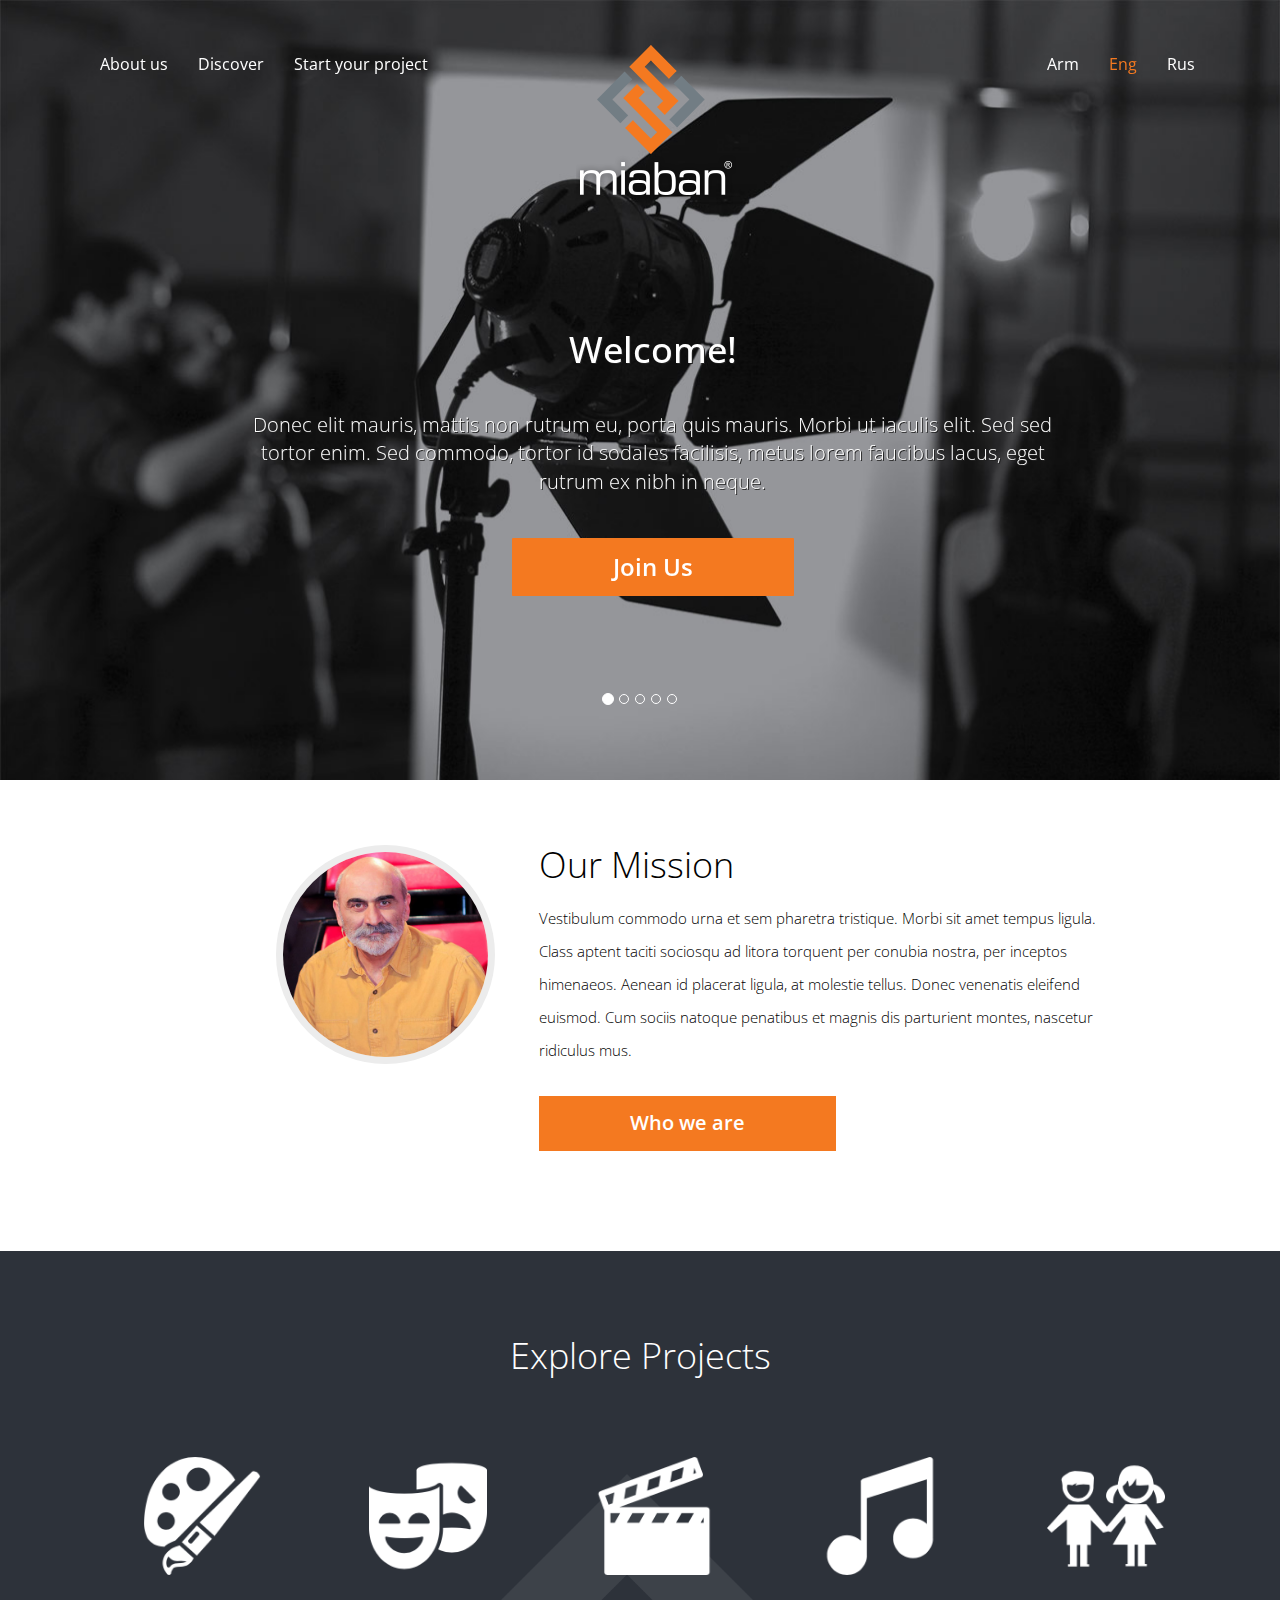
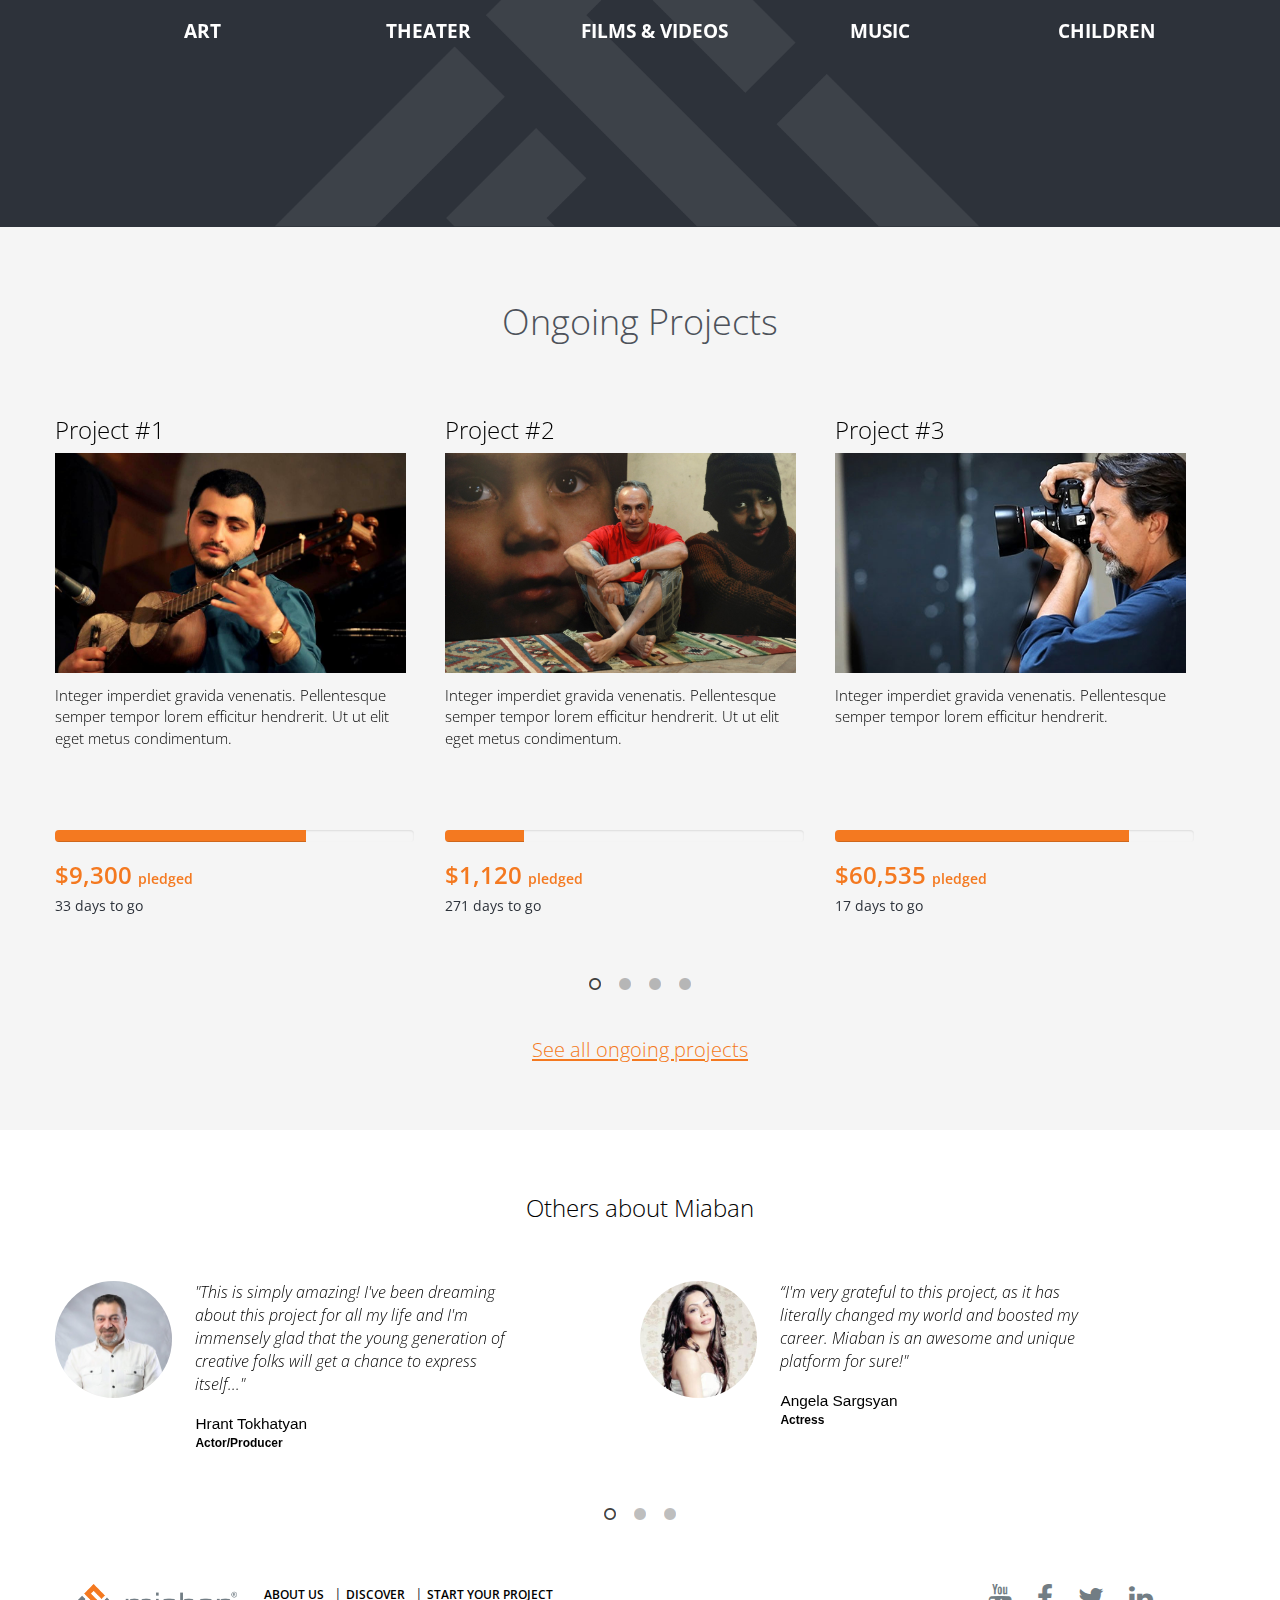
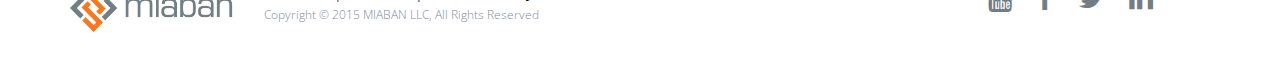
<file: index.html>
<!DOCTYPE html>
<html lang="en">
<head>
    <meta charset="utf-8">
    <meta http-equiv="X-UA-Compatible" content="IE=edge">
    <meta name="viewport" content="width=device-width, initial-scale=1">
    <!-- The above 3 meta tags *must* come first in the head; any other head content must come *after* these tags -->
    <title>Miaban™ - Talent Repository</title>
    <link rel="icon" href="img/favicon.ico" type="image/x-icon">

    <!-- Google font(s) -->
    <link href='http://fonts.googleapis.com/css?family=Open+Sans:400,300,600,700' rel='stylesheet' type='text/css'>


    <!-- Font Awesome -->
    <link rel="stylesheet" href="font-awesome-4.3.0/css/font-awesome.min.css">


    <!-- Bootstrap -->
    <link href="css/bootstrap.min.css" rel="stylesheet">
    <link href="css/animate.css" rel="stylesheet">
    <link href="css/hover.css" rel="stylesheet">
    <link href="slick-1.5.6/slick/slick.css" rel="stylesheet">
    <link href="slick-1.5.6/slick/slick-theme.css" rel="stylesheet">
    <link href="css/miaban.css" rel="stylesheet">
    <link href="css/mq.css" rel="stylesheet">

    <!-- HTML5 shim and Respond.js for IE8 support of HTML5 elements and media queries -->
    <!-- WARNING: Respond.js doesn't work if you view the page via file:// -->
    <!--[if lt IE 9]>
    <script src="https://oss.maxcdn.com/html5shiv/3.7.2/html5shiv.min.js"></script>
    <script src="https://oss.maxcdn.com/respond/1.4.2/respond.min.js"></script>
    <![endif]-->

</head>
<body>
<div class="main">
    <header>
        <nav class="navbar navbar-default miaban_landing_nav" role="navigation">
            <div class="container">

                <button type="button" class="navbar-toggle collapsed landing_collapse_button" data-toggle="collapse" data-target="#colnav-1">
                    <span class="sr-only">Toggle navigation</span>
                    <span class="icon-bar"></span>
                    <span class="icon-bar"></span>
                    <span class="icon-bar"></span>
                </button>

                <div class="collapse navbar-collapse" id="colnav-1">
                <div class="navbar-left">
                    <ul class="nav navbar-nav miaban_landing_leftside_menu">
                        <li><a href="#">About us</a></li>
                        <li><a href="#">Discover</a></li>
                        <li><a href="#">Start your project</a></li>
                    </ul>
                </div>

                <div class="navbar-right">
                    <ul class="nav navbar-nav miaban_landing_rightside_lang_menu">
                        <li><a href="#">Arm</a></li>
                        <li><a href="#" class="active">Eng</a></li>
                        <li><a href="#">Rus</a></li>
                    </ul>
                </div>
                </div>

            </div>
        </nav>
    </header>

    <div class="main_carousel_header_area">

        <div class="logo_holder center-block">
            <a href="index.html" class="logolinx animated fadeInDown">
                <img src="img/miaban_main_logo.png" class="img-responsive miaban_logo center-block">
            </a>
        </div>

        <div class="h_banner_holder col-sm-8 col-sm-offset-2">
            <h4 class="welcome_ttl">Welcome!</h4>
            <p class="welcome_text">
                Donec elit mauris, mattis non rutrum eu, porta quis mauris. Morbi ut iaculis elit.
                Sed sed tortor enim. Sed commodo, tortor id sodales facilisis, metus lorem faucibus
                lacus, eget rutrum ex nibh in neque.
            </p>
            <button class="btn btn-lg create_pj_btn center-block">Join Us</button>
        </div>

        <div id="miaban_carousel" class="carousel slide" data-ride="carousel">
            <!-- Indicators -->
            <ol class="carousel-indicators">
                <li data-target="#miaban_carousel" data-slide-to="0" class="active"></li>
                <li data-target="#miaban_carousel" data-slide-to="1"></li>
                <li data-target="#miaban_carousel" data-slide-to="2"></li>
                <li data-target="#miaban_carousel" data-slide-to="3"></li>
                <li data-target="#miaban_carousel" data-slide-to="4"></li>
            </ol>

            <!-- Wrapper for slides -->
            <div class="carousel-inner" role="listbox">
                <div class="item active">
                    <img src="img/miaban_mainslide_001.jpg" alt="..." class="miabanmainslide" width="100%">
                </div>

                <div class="item">
                    <img src="img/miaban_mainslide_002.jpg" alt="..." class="miabanmainslide" width="100%">
                </div>

                <div class="item">
                    <img src="img/miaban_mainslide_003.jpg" alt="..." class="miabanmainslide" width="100%">
                </div>

                <div class="item">
                    <img src="img/miaban_mainslide_004.jpg" alt="..." class="miabanmainslide" width="100%">
                </div>

                <div class="item">
                    <img src="img/miaban_mainslide_005.jpg" alt="..." class="miabanmainslide" width="100%">
                </div>

            </div>
        </div>
    </div> <!-- Main carousel area END -->

    <div class="mission_area">
        <div class="container">
            <div class="row">
                <div class="col-sm-3 col-sm-offset-2 mission_image_holder">
                    <img src="img/mission_image_001.jpg" class="missionimage img-circle img-responsive">
                </div>
                <div class="col-sm-6 col-sm-pull-1 mission_info_holder">
                    <h4 class="mission_ttl">Our Mission</h4>
                    <p class="mission_text">
                        Vestibulum commodo urna et sem pharetra tristique. Morbi sit amet tempus ligula.
                        Class aptent taciti sociosqu ad litora torquent per conubia nostra, per inceptos himenaeos.
                        Aenean id placerat ligula, at molestie tellus. Donec venenatis eleifend euismod.
                        Cum sociis natoque penatibus et magnis dis parturient montes, nascetur ridiculus mus.
                    </p>
                    <button class="btn btn-default mission_btn">Who we are</button>
                </div>
            </div>
        </div>
    </div> <!-- Misson area END -->

    <div class="explore_area">
        <div class="container">
            <div class="row">
                <h4 class="explore_ttl">Explore Projects</h4>
                <ul class="projectlist">
                    <li><a href="#" class="projectlinxx hvr-bob">
                        <img src="img/logo_art.png" class="project_logo">
                        <h3 class="projectitle">Art</h3>
                    </a></li>
                    <li><a href="#" class="projectlinxx hvr-bob">
                        <img src="img/logo_theater.png" class="project_logo">
                        <h3 class="projectitle">Theater</h3>
                    </a></li>
                    <li><a href="#" class="projectlinxx hvr-bob">
                        <img src="img/logo_tvfilm.png" class="project_logo">
                        <h3 class="projectitle">Films & Videos</h3>
                    </a></li>
                    <li><a href="#" class="projectlinxx hvr-bob">
                        <img src="img/logo_music.png" class="project_logo">
                        <h3 class="projectitle">Music</h3>
                    </a></li>
                    <li><a href="#" class="projectlinxx hvr-bob">
                        <img src="img/logo_kinder.png" class="project_logo">
                        <h3 class="projectitle">Children</h3>
                    </a></li>
                </ul>
                <!--<button class="btn btn-link all_categories center-block">See all categories</button>-->
            </div>
        </div>
    </div> <!-- Explore area END -->

    <div class="ongoing_projects_area">
        <div class="container">
            <div class="row">

                <h2 class="ongoing_ttl center-block">Ongoing Projects</h2>

                <div class="ongoing_pj_slide">

                    <div class="ongoing_item">
                        <a href="#" class="ongoing_linxx">
                            <h3 class="ongoing_pj_ttl">Project #1</h3>
                            <div class="ongoingimagecontainer"
                                 style="background:url('img/zzz.jpg') center center no-repeat; background-size: cover;">
                            </div>
                            <p class="ongoing_info">
                                Integer imperdiet gravida venenatis.
                                Pellentesque semper tempor lorem efficitur
                                hendrerit. Ut ut elit eget metus condimentum.
                            </p>
                        </a>
                        <div class="progress">
                            <div class="progress-bar" role="progressbar" aria-valuenow="70"
                                 aria-valuemin="0" aria-valuemax="100" style="width:70%">
                                <span class="sr-only">70% Complete</span>
                            </div>
                        </div>
                        <h3 class="pledged_sum">$9,300 <span>pledged</span></h3>
                        <h5 class="dazetogo">33 days to go</h5>
                    </div>

                    <div class="ongoing_item">
                        <a href="#" class="ongoing_linxx">
                            <h3 class="ongoing_pj_ttl">Project #2</h3>
                            <div class="ongoingimagecontainer"
                                 style="background:url('img/zzz_2.jpg') center center no-repeat; background-size: cover;">
                            </div>
                            <p class="ongoing_info">
                                Integer imperdiet gravida venenatis.
                                Pellentesque semper tempor lorem efficitur
                                hendrerit. Ut ut elit eget metus condimentum.
                            </p>
                        </a>
                        <div class="progress">
                            <div class="progress-bar" role="progressbar" aria-valuenow="22"
                                 aria-valuemin="0" aria-valuemax="100" style="width:22%">
                                <span class="sr-only">22% Complete</span>
                            </div>
                        </div>
                        <h3 class="pledged_sum">$1,120 <span>pledged</span></h3>
                        <h5 class="dazetogo">271 days to go</h5>
                    </div>

                    <div class="ongoing_item">
                        <a href="#" class="ongoing_linxx">
                            <h3 class="ongoing_pj_ttl">Project #3</h3>
                            <div class="ongoingimagecontainer"
                                 style="background:url('img/ongoing_pj_001.jpg') center center no-repeat; background-size: cover;">
                            </div>
                            <p class="ongoing_info">
                                Integer imperdiet gravida venenatis.
                                Pellentesque semper tempor lorem efficitur
                                hendrerit.
                            </p>
                        </a>
                        <div class="progress">
                            <div class="progress-bar" role="progressbar" aria-valuenow="82"
                                 aria-valuemin="0" aria-valuemax="100" style="width:82%">
                                <span class="sr-only">82% Complete</span>
                            </div>
                        </div>
                        <h3 class="pledged_sum">$60,535 <span>pledged</span></h3>
                        <h5 class="dazetogo">17 days to go</h5>
                    </div>

                    <div class="ongoing_item">
                        <a href="#" class="ongoing_linxx">
                            <h3 class="ongoing_pj_ttl">Project #4</h3>
                            <div class="ongoingimagecontainer"
                                 style="background:url('img/ongoing_pj_002.jpg') center center no-repeat; background-size: cover;">
                            </div>
                            <p class="ongoing_info">
                                Integer imperdiet gravida venenatis.
                                Pellentesque semper tempor lorem efficitur
                                hendrerit. Ut ut elit eget metus condimentum.
                                Integer imperdiet gravida venenatis.
                                Pellentesque semper tempor lorem efficitur
                                hendrerit. Ut ut elit eget metus condimentum.
                            </p>
                        </a>
                        <div class="progress">
                            <div class="progress-bar" role="progressbar" aria-valuenow="55"
                                 aria-valuemin="0" aria-valuemax="100" style="width:55%">
                                <span class="sr-only">55% Complete</span>
                            </div>
                        </div>
                        <h3 class="pledged_sum">$29,300 <span>pledged</span></h3>
                        <h5 class="dazetogo">43 days to go</h5>
                    </div>

                    <div class="ongoing_item">
                        <a href="#" class="ongoing_linxx">
                            <h3 class="ongoing_pj_ttl">Project #5</h3>
                            <div class="ongoingimagecontainer"
                                 style="background:url('img/ongoing_pj_003.jpg') center center no-repeat; background-size: cover;">
                            </div>
                            <p class="ongoing_info">
                                Integer imperdiet gravida venenatis.
                                Pellentesque semper tempor lorem efficitur
                                hendrerit. Ut ut elit eget metus condimentum.
                            </p>
                        </a>
                        <div class="progress">
                            <div class="progress-bar" role="progressbar" aria-valuenow="30"
                                 aria-valuemin="0" aria-valuemax="100" style="width:30%">
                                <span class="sr-only">30% Complete</span>
                            </div>
                        </div>
                        <h3 class="pledged_sum">$5,500 <span>pledged</span></h3>
                        <h5 class="dazetogo">121 days to go</h5>
                    </div>

                    <div class="ongoing_item">
                        <a href="#" class="ongoing_linxx">
                            <h3 class="ongoing_pj_ttl">Project #6</h3>
                            <div class="ongoingimagecontainer"
                                 style="background:url('img/ongoing_pj_004.jpg') center center no-repeat; background-size: cover;">
                            </div>
                            <p class="ongoing_info">
                                Integer imperdiet gravida venenatis.
                                Pellentesque semper tempor lorem efficitur
                                hendrerit. Ut ut elit eget metus condimentum.
                                Pellentesque semper tempor lorem efficitur la cose chestre.
                            </p>
                        </a>
                        <div class="progress">
                            <div class="progress-bar" role="progressbar" aria-valuenow="69"
                                 aria-valuemin="0" aria-valuemax="100" style="width:69%">
                                <span class="sr-only">69% Complete</span>
                            </div>
                        </div>
                        <h3 class="pledged_sum">$19,950 <span>pledged</span></h3>
                        <h5 class="dazetogo">96 days to go</h5>
                    </div>
                </div>

                <button class="btn btn-link center-block all_ongoings">See all ongoing projects</button>

            </div>
        </div>
    </div> <!-- Ongoing projects area END -->

    <div class="other_feedback_area">
        <div class="container">
            <div class="row">
                <h4 class="others_ttl center-block">Others about Miaban</h4>

                <div class="feedback_slider">

                    <div class="feedback_holder">
                        <img src="img/feed_001.jpg" class="feedback_shot img-circle">
                        <p class="feedback_text">
                            "This is simply amazing! I've been dreaming about this project for all my
                            life and I'm immensely glad that the young generation of creative folks will
                            get a chance to express itself..."
                        </p>
                        <section class="names_and_status_holder">
                            <h3 class="feedback_name">Hrant Tokhatyan</h3>
                            <h5 class="feedback_status">Actor/Producer</h5>
                        </section>
                    </div>

                    <div class="feedback_holder">
                        <img src="img/feed_002.jpg" class="feedback_shot img-circle">
                        <p class="feedback_text">
                            “I'm very grateful to this project, as it has literally changed my world and boosted
                            my career. Miaban is an awesome and unique platform for sure!"
                        </p>
                        <section class="names_and_status_holder">
                            <h3 class="feedback_name">Angela Sargsyan</h3>
                            <h5 class="feedback_status">Actress</h5>
                        </section>
                    </div>

                    <div class="feedback_holder">
                        <img src="img/feed_003.jpeg" class="feedback_shot img-circle">
                        <p class="feedback_text">
                            “I was shocked to learn that 'The Sun' had sunk to
                            a new low and calling for the newspaper's owner Rupert Murdoch to be banned from the UK."
                        </p>
                        <section class="names_and_status_holder">
                            <h3 class="feedback_name">Hillary Clinton</h3>
                            <h5 class="feedback_status">Secretary of State</h5>
                        </section>
                    </div>

                    <div class="feedback_holder">
                        <img src="img/feed_004.jpg" class="feedback_shot img-circle">
                        <p class="feedback_text">
                            “The platform is simply astonishing, as it gives a chance to the young and talented
                            artists become a part of something big, something unusual."
                        </p>
                        <section class="names_and_status_holder">
                            <h3 class="feedback_name">Bradley Cooper</h3>
                            <h5 class="feedback_status">Actor/Producer</h5>
                        </section>
                    </div>

                    <div class="feedback_holder">
                        <img src="img/feed_005.jpg" class="feedback_shot img-circle">
                        <p class="feedback_text">
                            “The punitive measures against Mr Putin’s inner circle of oligarchs and
                            their extensive business interests would mark a dramatic escalation in
                            financial sanctions against Moscow."
                        </p>
                        <section class="names_and_status_holder">
                            <h3 class="feedback_name">Sisak Voskanyan</h3>
                            <h5 class="feedback_status">Clown</h5>
                        </section>
                    </div>

                    <div class="feedback_holder">
                        <img src="img/feed_006.jpg" class="feedback_shot img-circle">
                        <p class="feedback_text">
                            “Much love and respect to Miaban - a unique platform that allows thousands of young &
                            talented armenians to express themselves and build something wonderful!"
                        </p>
                        <section class="names_and_status_holder">
                            <h3 class="feedback_name">Vardan Petrosyan</h3>
                            <h5 class="feedback_status">Actor/Singer</h5>
                        </section>
                    </div>

                </div>
            </div>
        </div>
    </div>

    <footer class="miaban_footer">
        <div class="container">
            <div class="row">
                <div class="col-sm-6">
                    <img src="img/miaban_footer_logo.png" class="footerlogo">
                    <ul class="footmenu">
                        <li><a href="#">About us</a></li>
                        <li><a href="#">Discover </a></li>
                        <li><a href="#">Start your project </a></li>
                    </ul>
                    <small class="epilogue">Copyright &copy; 2015 MIABAN LLC, All Rights Reserved</small>
                </div>

                <div class="col-sm-3 col-sm-offset-3">
                    <ul class="socialize">
                        <li><a href="#"><i class="fa fa-youtube fa-2x"></i> </a> </li>
                        <li><a href="#"><i class="fa fa-facebook-f fa-2x"></i> </a> </li>
                        <li><a href="#"><i class="fa fa-twitter fa-2x"></i> </a> </li>
                        <li><a href="#"><i class="fa fa-linkedin fa-2x"></i> </a> </li>
                    </ul>
                </div>

            </div>
        </div>
    </footer>


    <!-- jQuery  -->
    <script src="https://ajax.googleapis.com/ajax/libs/jquery/1.11.2/jquery.min.js"></script>

    <!-- JS/jQ Plugins -->
    <script src="js/bootstrap.min.js"></script>
    <script src="js/retina.js"></script>
    <script src="slick-1.5.6/slick/slick.js"></script>
    <script src="js/miaban.js"></script>


</div> <!-- Main END -->
</body>
</html>
</file>
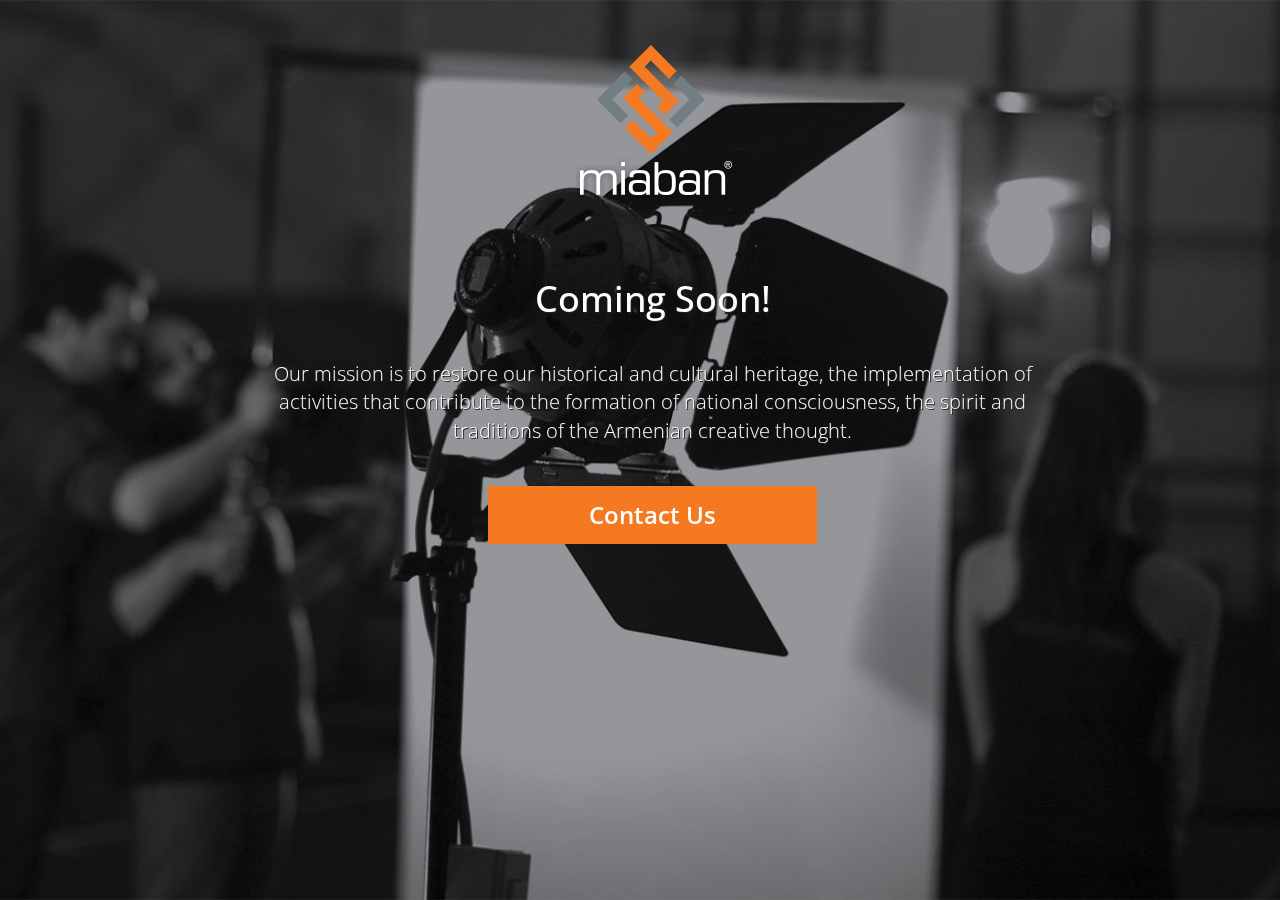
<file: comingsoon.html>
<!DOCTYPE html>
<html lang="en">
<head>
    <meta charset="utf-8">
    <meta http-equiv="X-UA-Compatible" content="IE=edge">
    <meta name="viewport" content="width=device-width, initial-scale=1">
    <!-- The above 3 meta tags *must* come first in the head; any other head content must come *after* these tags -->
    <title>Miaban™ - Coming Soon!</title>
    <link rel="icon" href="img/favicon.ico" type="image/x-icon">

    <!-- Google font(s) -->
    <link href='http://fonts.googleapis.com/css?family=Open+Sans:400,300,600,700' rel='stylesheet' type='text/css'>


    <!-- Font Awesome -->
    <link rel="stylesheet" href="font-awesome-4.3.0/css/font-awesome.min.css">


    <!-- Bootstrap -->
    <link href="css/bootstrap.min.css" rel="stylesheet">
    <link href="css/animate.css" rel="stylesheet">
    <link href="css/hover.css" rel="stylesheet">
    <link href="css/jquery.carousel.fullscreen.css" rel="stylesheet">
    <link href="css/miaban.css" rel="stylesheet">
    <link href="css/mq.css" rel="stylesheet">

    <!-- HTML5 shim and Respond.js for IE8 support of HTML5 elements and media queries -->
    <!-- WARNING: Respond.js doesn't work if you view the page via file:// -->
    <!--[if lt IE 9]>
    <script src="https://oss.maxcdn.com/html5shiv/3.7.2/html5shiv.min.js"></script>
    <script src="https://oss.maxcdn.com/respond/1.4.2/respond.min.js"></script>
    <![endif]-->

</head>

<!-- Contacts Modal -->
<div class="modal fade" id="contactModal" tabindex="-1" role="dialog" aria-labelledby="contactModalLabel">
    <div class="modal-dialog" role="document">
        <div class="modal-content miaban_modal_content">
            <div class="modal-header miaban_modal_header">
                <button type="button" class="close" data-dismiss="modal" aria-label="Close"><span aria-hidden="true">&times;</span></button>
                <!--<h4 class="modal-title" id="contactModalLabel">Drop us a few lines <i class="fa fa-smile-o fa-2x"></i></h4>-->
            </div>
            <div class="modal-body">
                <div class="modal_contact_form_holder">
                    <form id="modal_contact_form" role="form">
                        <div class="form-group">
                            <input type="text" class="form-control miaban_modal_input_fld" name="name" placeholder="First Name" onfocus="placeholder='' " onblur="placeholder='First Name' ">
                            <input type="text" class="form-control miaban_modal_input_fld" name="name" placeholder="Last Name" onfocus="placeholder='' " onblur="placeholder='Last Name' ">
                            <input type="text" class="form-control miaban_modal_input_fld" name="name" placeholder="E-mail Address" onfocus="placeholder='' " onblur="placeholder='E-mail Address' ">
                            <textarea class="form-control miaban_modal_txt_area" rows="10" placeholder="Message" onfocus="placeholder='' " onblur="placeholder='Message' "></textarea>
                        </div>
                        <div class="modal_send_button_holder center-block">
                            <button class="btn btn-lg center-block modal_send_btn" type="submit">Send</button>
                        </div>
                    </form>
                </div>
            </div>
        </div>
    </div>
</div>

<body>
<div class="main">

    <div class="main_carousel_header_area">

        <div class="logo_holder cs center-block">
            <a href="index.html" class="logolinx animated fadeInDown">
                <img src="img/miaban_main_logo.png" class="img-responsive miaban_logo center-block">
            </a>
        </div>

        <div class="h_banner_holder_cs col-sm-8 col-sm-offset-2">
            <h4 class="welcome_ttl_cs">Coming Soon!</h4>
            <p class="welcome_text_cs">
                Our mission is to restore our historical and cultural heritage, the implementation of
                activities that contribute to the formation of national consciousness, the spirit and
                traditions of the Armenian creative thought.
            </p>
            <button class="btn btn-lg create_pj_btn_cs center-block" data-toggle="modal" data-target="#contactModal">Contact Us</button>
        </div>

        <div id="miaban_carousel" class="carousel slide" data-ride="carousel">

            <!-- Wrapper for slides -->
            <div class="carousel-inner" role="listbox">
                <div class="item m_tem active">
                    <img src="img/miaban_mainslide_001.jpg" alt="..." class="miabanmainslide_cs">
                </div>

                <div class="item m_tem">
                    <img src="img/miaban_mainslide_002.jpg" alt="..." class="miabanmainslide_cs">
                </div>

                <div class="item m_tem">
                    <img src="img/miaban_mainslide_003.jpg" alt="..." class="miabanmainslide_cs">
                </div>

                <div class="item m_tem">
                    <img src="img/miaban_mainslide_004.jpg" alt="..." class="miabanmainslide_cs">
                </div>

                <div class="item m_tem">
                    <img src="img/miaban_mainslide_005.jpg" alt="..." class="miabanmainslide_cs">
                </div>

            </div>
        </div>
    </div> <!-- Main carousel area END -->




    <!-- jQuery  -->
    <script src="https://ajax.googleapis.com/ajax/libs/jquery/1.11.2/jquery.min.js"></script>

    <!-- JS/jQ Plugins -->
    <script src="js/bootstrap.min.js"></script>
    <script src="js/retina.js"></script>
    <script src="js/jquery.carousel.fullscreen.js"></script>
    <script src="js/miaban.js"></script>


</div> <!-- Main END -->
</body>
</html>
</file>
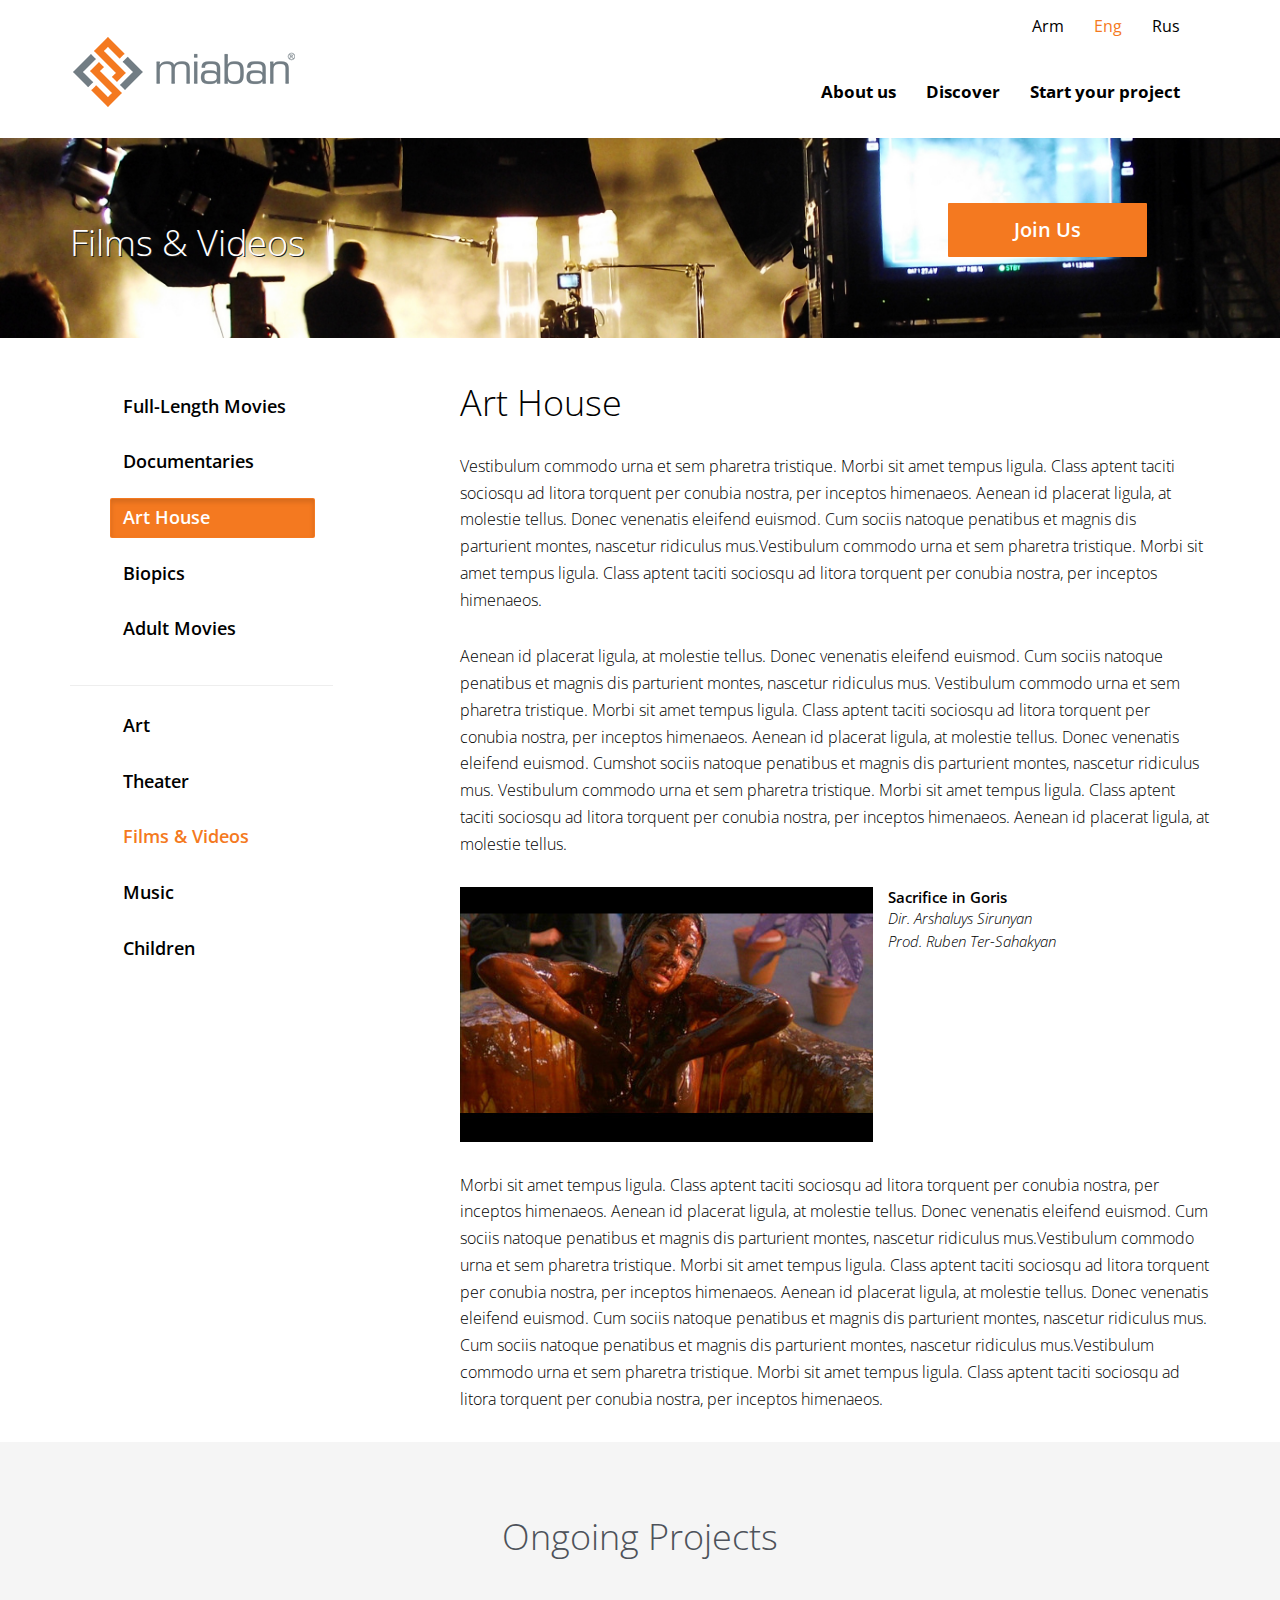
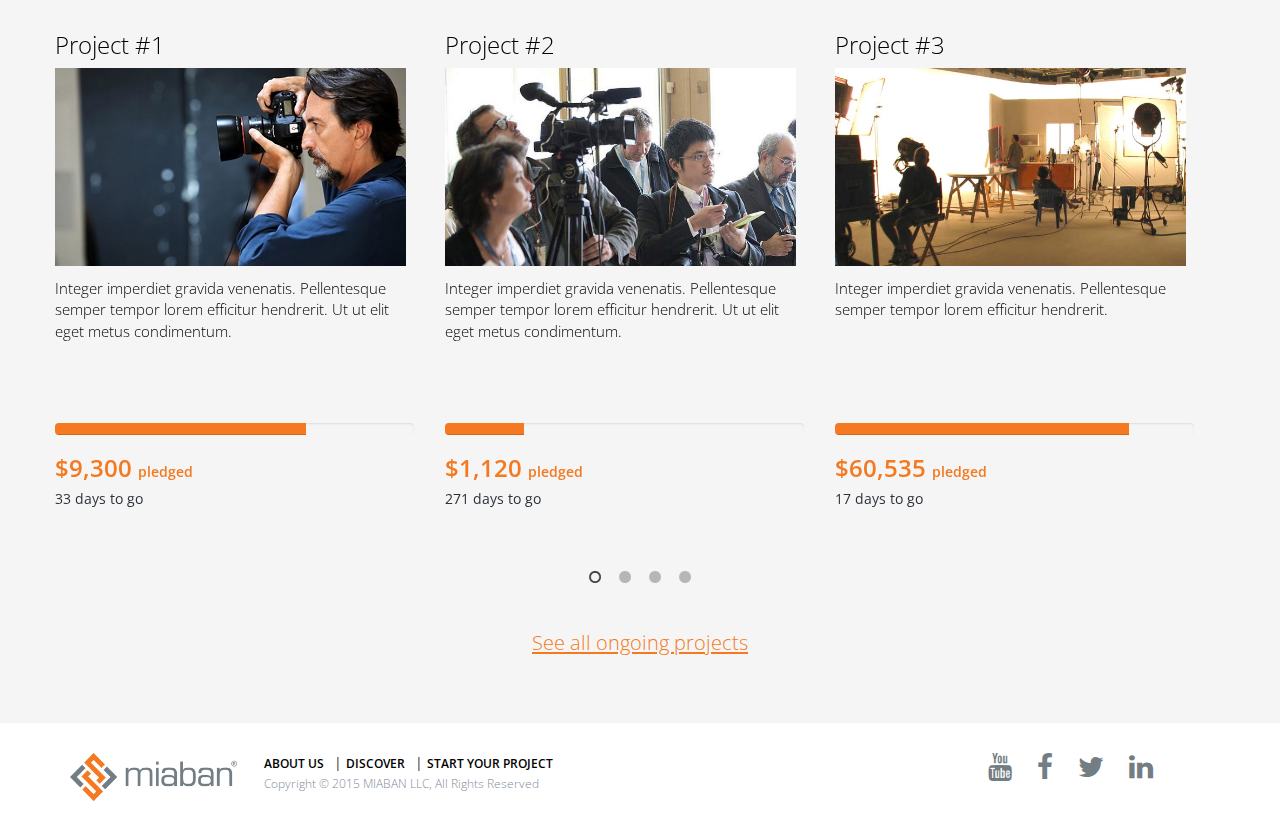
<file: inner.html>
<!DOCTYPE html>
<html lang="en">
<head>
    <meta charset="utf-8">
    <meta http-equiv="X-UA-Compatible" content="IE=edge">
    <meta name="viewport" content="width=device-width, initial-scale=1">
    <!-- The above 3 meta tags *must* come first in the head; any other head content must come *after* these tags -->
    <title>Miaban™ - Talent Repository (Inner Page)</title>
    <link rel="icon" href="img/favicon.ico" type="image/x-icon">

    <!-- Google font(s) -->
    <link href='http://fonts.googleapis.com/css?family=Open+Sans:400,300,600,700' rel='stylesheet' type='text/css'>


    <!-- Font Awesome -->
    <link rel="stylesheet" href="font-awesome-4.3.0/css/font-awesome.min.css">


    <!-- Bootstrap -->
    <link href="css/bootstrap.min.css" rel="stylesheet">
    <link href="css/animate.css" rel="stylesheet">
    <link href="css/hover.css" rel="stylesheet">
    <link href="slick-1.5.6/slick/slick.css" rel="stylesheet">
    <link href="slick-1.5.6/slick/slick-theme.css" rel="stylesheet">
    <link href="css/miaban.css" rel="stylesheet">
    <link href="css/mq.css" rel="stylesheet">

    <!-- HTML5 shim and Respond.js for IE8 support of HTML5 elements and media queries -->
    <!-- WARNING: Respond.js doesn't work if you view the page via file:// -->
    <!--[if lt IE 9]>
    <script src="https://oss.maxcdn.com/html5shiv/3.7.2/html5shiv.min.js"></script>
    <script src="https://oss.maxcdn.com/respond/1.4.2/respond.min.js"></script>
    <![endif]-->

</head>
<body>
<div class="main">
    <header>
        <nav class="navbar navbar-default miaban_inner_nav" role="navigation">
            <div class="container">

                <div class="navbar-header">
                    <button type="button" class="navbar-toggle collapsed inner_collapse_button" data-toggle="collapse" data-target="#colnav-2">
                        <span class="sr-only">Toggle navigation</span>
                        <span class="icon-bar"></span>
                        <span class="icon-bar"></span>
                        <span class="icon-bar"></span>
                    </button>
                    <a class="navbar-brand miabrand" href="#">
                        <img src="img/miaban_inner_logo.png" class="miaban_inner_logo">
                    </a>
                </div>

                <div class="collapse navbar-collapse" id="colnav-2">
                  <div class="riteside">
                    <ul class="nav navbar-nav inner_lang_list">
                        <li><a href="#">Arm</a></li>
                        <li><a href="#" class="active">Eng</a></li>
                        <li><a href="#">Rus</a></li>
                    </ul>

                    <hr class="visible-xs orange_separator">

                    <ul class="nav navbar-nav inner_menu_list">
                        <li><a href="#">About us</a></li>
                        <li><a href="#">Discover</a></li>
                        <li><a href="#">Start your project</a></li>
                    </ul>
                  </div>
                </div>

            </div>
        </nav>
    </header>

    <div class="inner_header_area">
        <div class="container">
            <div class="row">

                <section class="col-sm-5 innersection_ttl_holder">
                    <h2>Films & Videos</h2>
                </section>

                <section class="col-sm-3 col-sm-offset-4 innersection_button_holder">
                    <button class="btn btn-default inner_projectstarter">Join Us</button>
                </section>

            </div>
        </div>
    </div> <!-- Inner header area END -->

    <div class="inner_mainmid_area">
        <div class="container">
            <div class="row">
                <aside class="col-sm-3 main_inner_menu_holder">

                    <ul class="sub_inner_menu">
                        <li><a href="#" class="btn btn-default inner_menu_btn">Full-Length Movies</a> </li>
                        <li><a href="#" class="btn btn-default inner_menu_btn">Documentaries</a> </li>
                        <li><a href="#" class="btn btn-default inner_menu_btn active">Art House</a> </li>
                        <li><a href="#" class="btn btn-default inner_menu_btn">Biopics</a> </li>
                        <li><a href="#" class="btn btn-default inner_menu_btn">Adult Movies</a> </li>
                    </ul>

                    <hr>

                    <ul class="main_inner_menu">
                        <li><a href="#" class="btn btn-default main_menu_btn">Art</a> </li>
                        <li><a href="#" class="btn btn-default main_menu_btn">Theater</a> </li>
                        <li><a href="#" class="btn btn-default main_menu_btn active">Films & Videos</a> </li>
                        <li><a href="#" class="btn btn-default main_menu_btn">Music</a> </li>
                        <li><a href="#" class="btn btn-default main_menu_btn">Children</a> </li>
                    </ul>

                </aside>

                <div class="col-sm-8 col-sm-offset-1 inner_content_holder">
                    <h2 class="sub_category_ttl">Art House</h2>
                    <p class="sub_category_info">
                        Vestibulum commodo urna et sem pharetra tristique. Morbi sit amet tempus ligula.
                        Class aptent taciti sociosqu ad litora torquent per conubia nostra, per inceptos
                        himenaeos. Aenean id placerat ligula, at molestie tellus. Donec venenatis eleifend
                        euismod. Cum sociis natoque penatibus et magnis dis parturient montes, nascetur
                        ridiculus mus.Vestibulum commodo urna et sem pharetra tristique. Morbi sit amet
                        tempus ligula. Class aptent taciti sociosqu ad litora torquent per conubia nostra,
                        per inceptos himenaeos.
                    </p>
                    <p class="sub_category_info">
                        Aenean id placerat ligula, at molestie tellus. Donec venenatis eleifend euismod.
                        Cum sociis natoque penatibus et magnis dis parturient montes, nascetur ridiculus mus.
                        Vestibulum commodo urna et sem pharetra tristique. Morbi sit amet tempus ligula. Class
                        aptent taciti sociosqu ad litora torquent per conubia nostra, per inceptos himenaeos.
                        Aenean id placerat ligula, at molestie tellus. Donec venenatis eleifend euismod. Cumshot
                        sociis natoque penatibus et magnis dis parturient montes, nascetur ridiculus mus.
                        Vestibulum commodo urna et sem pharetra tristique. Morbi sit amet tempus ligula.
                        Class aptent taciti sociosqu ad litora torquent per conubia nostra, per inceptos himenaeos.
                        Aenean id placerat ligula, at molestie tellus.
                    </p>

                    <span class="sub_media_holder clearfix">
                        <img src="img/subcatpic_001.jpg" class="subcatpic">
                        <h4 class="media_ttl">Sacrifice in Goris</h4>
                        <p class="media_info">Dir. Arshaluys Sirunyan</p>
                        <p class="media_info">Prod. Ruben Ter-Sahakyan</p>
                    </span>

                    <p class="sub_category_info">
                        Morbi sit amet tempus ligula. Class aptent taciti sociosqu ad litora torquent per conubia
                        nostra, per inceptos himenaeos. Aenean id placerat ligula, at molestie tellus. Donec
                        venenatis eleifend euismod. Cum sociis natoque penatibus et magnis dis parturient montes,
                        nascetur ridiculus mus.Vestibulum commodo urna et sem pharetra tristique. Morbi sit amet
                        tempus ligula. Class aptent taciti sociosqu ad litora torquent per conubia nostra, per
                        inceptos himenaeos. Aenean id placerat ligula, at molestie tellus. Donec venenatis eleifend
                        euismod. Cum sociis natoque penatibus et magnis dis parturient montes, nascetur ridiculus mus.
                        Cum sociis natoque penatibus et magnis dis parturient montes,
                        nascetur ridiculus mus.Vestibulum commodo urna et sem pharetra tristique. Morbi sit amet
                        tempus ligula. Class aptent taciti sociosqu ad litora torquent per conubia nostra, per
                        inceptos himenaeos.
                    </p>

                </div>

                    <hr class="bottom_space">

            </div>
        </div>
    </div>


    <div class="ongoing_projects_area">
        <div class="container">
            <div class="row">

                <h2 class="ongoing_ttl center-block">Ongoing Projects</h2>

                <div class="ongoing_pj_slide">

                    <div class="ongoing_item">
                        <a href="#" class="ongoing_linxx">
                            <h3 class="ongoing_pj_ttl">Project #1</h3>
                            <img src="img/ongoing_pj_001.jpg" class="ongoing_pj">
                            <p class="ongoing_info">
                                Integer imperdiet gravida venenatis.
                                Pellentesque semper tempor lorem efficitur
                                hendrerit. Ut ut elit eget metus condimentum.
                            </p>
                        </a>
                        <div class="progress">
                            <div class="progress-bar" role="progressbar" aria-valuenow="70"
                                 aria-valuemin="0" aria-valuemax="100" style="width:70%">
                                <span class="sr-only">70% Complete</span>
                            </div>
                        </div>
                        <h3 class="pledged_sum">$9,300 <span>pledged</span></h3>
                        <h5 class="dazetogo">33 days to go</h5>
                    </div>

                    <div class="ongoing_item">
                        <a href="#" class="ongoing_linxx">
                            <h3 class="ongoing_pj_ttl">Project #2</h3>
                            <img src="img/ongoing_pj_002.jpg" class="ongoing_pj">
                            <p class="ongoing_info">
                                Integer imperdiet gravida venenatis.
                                Pellentesque semper tempor lorem efficitur
                                hendrerit. Ut ut elit eget metus condimentum.
                            </p>
                        </a>
                        <div class="progress">
                            <div class="progress-bar" role="progressbar" aria-valuenow="22"
                                 aria-valuemin="0" aria-valuemax="100" style="width:22%">
                                <span class="sr-only">22% Complete</span>
                            </div>
                        </div>
                        <h3 class="pledged_sum">$1,120 <span>pledged</span></h3>
                        <h5 class="dazetogo">271 days to go</h5>
                    </div>

                    <div class="ongoing_item">
                        <a href="#" class="ongoing_linxx">
                            <h3 class="ongoing_pj_ttl">Project #3</h3>
                            <img src="img/ongoing_pj_003.jpg" class="ongoing_pj">
                            <p class="ongoing_info">
                                Integer imperdiet gravida venenatis.
                                Pellentesque semper tempor lorem efficitur
                                hendrerit.
                            </p>
                        </a>
                        <div class="progress">
                            <div class="progress-bar" role="progressbar" aria-valuenow="82"
                                 aria-valuemin="0" aria-valuemax="100" style="width:82%">
                                <span class="sr-only">82% Complete</span>
                            </div>
                        </div>
                        <h3 class="pledged_sum">$60,535 <span>pledged</span></h3>
                        <h5 class="dazetogo">17 days to go</h5>
                    </div>

                    <div class="ongoing_item">
                        <a href="#" class="ongoing_linxx">
                            <h3 class="ongoing_pj_ttl">Project #4</h3>
                            <img src="img/ongoing_pj_004.jpg" class="ongoing_pj">
                            <p class="ongoing_info">
                                Integer imperdiet gravida venenatis.
                                Pellentesque semper tempor lorem efficitur
                                hendrerit. Ut ut elit eget metus condimentum.
                                Integer imperdiet gravida venenatis.
                                Pellentesque semper tempor lorem efficitur
                                hendrerit. Ut ut elit eget metus condimentum.
                            </p>
                        </a>
                        <div class="progress">
                            <div class="progress-bar" role="progressbar" aria-valuenow="55"
                                 aria-valuemin="0" aria-valuemax="100" style="width:55%">
                                <span class="sr-only">55% Complete</span>
                            </div>
                        </div>
                        <h3 class="pledged_sum">$29,300 <span>pledged</span></h3>
                        <h5 class="dazetogo">43 days to go</h5>
                    </div>

                    <div class="ongoing_item">
                        <a href="#" class="ongoing_linxx">
                            <h3 class="ongoing_pj_ttl">Project #5</h3>
                            <img src="img/ongoing_pj_005.jpg" class="ongoing_pj">
                            <p class="ongoing_info">
                                Integer imperdiet gravida venenatis.
                                Pellentesque semper tempor lorem efficitur
                                hendrerit. Ut ut elit eget metus condimentum.
                            </p>
                        </a>
                        <div class="progress">
                            <div class="progress-bar" role="progressbar" aria-valuenow="30"
                                 aria-valuemin="0" aria-valuemax="100" style="width:30%">
                                <span class="sr-only">30% Complete</span>
                            </div>
                        </div>
                        <h3 class="pledged_sum">$5,500 <span>pledged</span></h3>
                        <h5 class="dazetogo">121 days to go</h5>
                    </div>

                    <div class="ongoing_item">
                        <a href="#" class="ongoing_linxx">
                            <h3 class="ongoing_pj_ttl">Project #6</h3>
                            <img src="img/ongoing_pj_006.jpg" class="ongoing_pj">
                            <p class="ongoing_info">
                                Integer imperdiet gravida venenatis.
                                Pellentesque semper tempor lorem efficitur
                                hendrerit. Ut ut elit eget metus condimentum.
                                Pellentesque semper tempor lorem efficitur la cose chestre.
                            </p>
                        </a>
                        <div class="progress">
                            <div class="progress-bar" role="progressbar" aria-valuenow="69"
                                 aria-valuemin="0" aria-valuemax="100" style="width:69%">
                                <span class="sr-only">69% Complete</span>
                            </div>
                        </div>
                        <h3 class="pledged_sum">$19,950 <span>pledged</span></h3>
                        <h5 class="dazetogo">96 days to go</h5>
                    </div>
                </div>

                <button class="btn btn-link center-block all_ongoings">See all ongoing projects</button>

            </div>
        </div>
    </div> <!-- Ongoing projects area END -->

    <footer class="miaban_footer">
        <div class="container">
            <div class="row">
                <div class="col-sm-6">
                    <img src="img/miaban_footer_logo.png" class="footerlogo">
                    <ul class="footmenu">
                        <li><a href="#">About us</a></li>
                        <li><a href="#">Discover </a></li>
                        <li><a href="#">Start your project </a></li>
                    </ul>
                    <small class="epilogue">Copyright &copy; 2015 MIABAN LLC, All Rights Reserved</small>
                </div>

                <div class="col-sm-3 col-sm-offset-3">
                    <ul class="socialize">
                        <li><a href="#"><i class="fa fa-youtube fa-2x"></i> </a> </li>
                        <li><a href="#"><i class="fa fa-facebook-f fa-2x"></i> </a> </li>
                        <li><a href="#"><i class="fa fa-twitter fa-2x"></i> </a> </li>
                        <li><a href="#"><i class="fa fa-linkedin fa-2x"></i> </a> </li>
                    </ul>
                </div>

            </div>
        </div>
    </footer>


    <!-- jQuery  -->
    <script src="https://ajax.googleapis.com/ajax/libs/jquery/1.11.2/jquery.min.js"></script>

    <!-- JS/jQ Plugins -->
    <script src="js/bootstrap.min.js"></script>
    <script src="js/retina.js"></script>
    <script src="slick-1.5.6/slick/slick.js"></script>
    <script src="js/miaban.js"></script>


</div> <!-- Main END -->
</body>
</html>
</file>
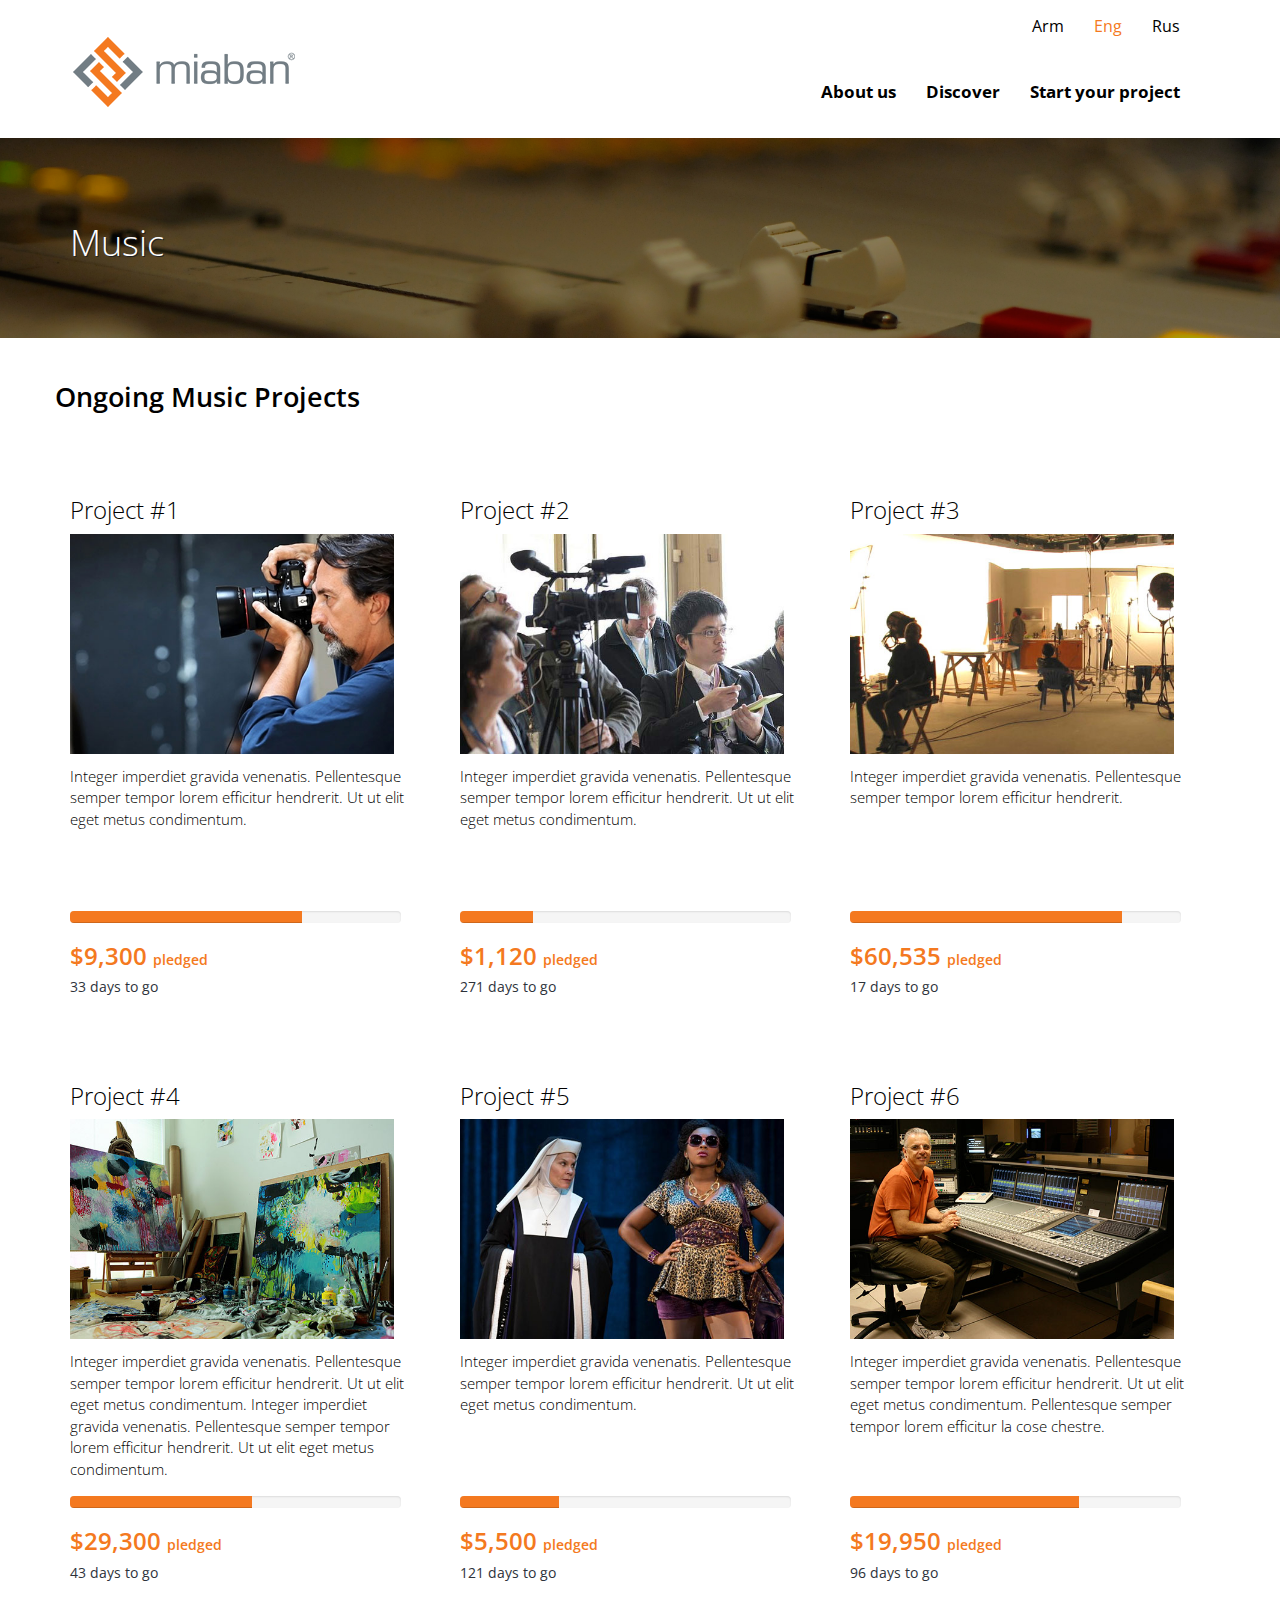
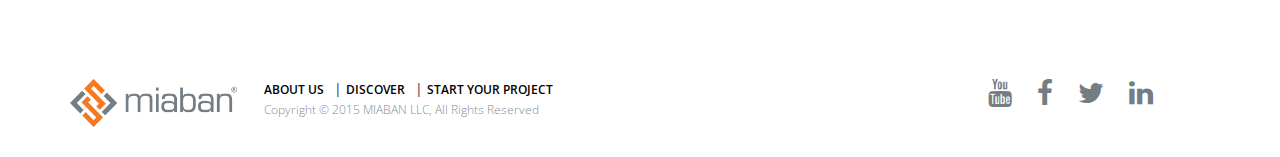
<file: projects.html>
<!DOCTYPE html>
<html lang="en">
<head>
    <meta charset="utf-8">
    <meta http-equiv="X-UA-Compatible" content="IE=edge">
    <meta name="viewport" content="width=device-width, initial-scale=1">
    <!-- The above 3 meta tags *must* come first in the head; any other head content must come *after* these tags -->
    <title>Miaban™ - Talent Repository (Project Page)</title>
    <link rel="icon" href="img/favicon.ico" type="image/x-icon">

    <!-- Google font(s) -->
    <link href='http://fonts.googleapis.com/css?family=Open+Sans:400,300,600,700' rel='stylesheet' type='text/css'>


    <!-- Font Awesome -->
    <link rel="stylesheet" href="font-awesome-4.3.0/css/font-awesome.min.css">


    <!-- Bootstrap -->
    <link href="css/bootstrap.min.css" rel="stylesheet">
    <link href="css/animate.css" rel="stylesheet">
    <link href="css/hover.css" rel="stylesheet">
    <link href="slick-1.5.6/slick/slick.css" rel="stylesheet">
    <link href="slick-1.5.6/slick/slick-theme.css" rel="stylesheet">
    <link href="css/miaban.css" rel="stylesheet">
    <link href="css/mq.css" rel="stylesheet">

    <!-- HTML5 shim and Respond.js for IE8 support of HTML5 elements and media queries -->
    <!-- WARNING: Respond.js doesn't work if you view the page via file:// -->
    <!--[if lt IE 9]>
    <script src="https://oss.maxcdn.com/html5shiv/3.7.2/html5shiv.min.js"></script>
    <script src="https://oss.maxcdn.com/respond/1.4.2/respond.min.js"></script>
    <![endif]-->

</head>
<body>
<div class="main">
    <header>
        <nav class="navbar navbar-default miaban_inner_nav" role="navigation">
            <div class="container">

                <div class="navbar-header">
                    <button type="button" class="navbar-toggle collapsed inner_collapse_button" data-toggle="collapse" data-target="#colnav-2">
                        <span class="sr-only">Toggle navigation</span>
                        <span class="icon-bar"></span>
                        <span class="icon-bar"></span>
                        <span class="icon-bar"></span>
                    </button>
                    <a class="navbar-brand miabrand" href="#">
                        <img src="img/miaban_inner_logo.png" class="miaban_inner_logo">
                    </a>
                </div>

                <div class="collapse navbar-collapse" id="colnav-2">
                    <div class="riteside">
                        <ul class="nav navbar-nav inner_lang_list">
                            <li><a href="#">Arm</a></li>
                            <li><a href="#" class="active">Eng</a></li>
                            <li><a href="#">Rus</a></li>
                        </ul>

                        <hr class="visible-xs orange_separator">

                        <ul class="nav navbar-nav inner_menu_list">
                            <li><a href="#">About us</a></li>
                            <li><a href="#">Discover</a></li>
                            <li><a href="#">Start your project</a></li>
                        </ul>
                    </div>
                </div>

            </div>
        </nav>
    </header>

    <div class="inner_header_area pjpage_area">
        <div class="container">
            <div class="row">

                <section class="col-sm-5 innersection_ttl_holder">
                    <h2>Music</h2>
                </section>

            </div>
        </div>
    </div> <!-- Inner header area END -->

    <div class="inner_mainmid_area">
        <div class="container">
            <div class="row">
                <h2 class="pjpage_ttl">Ongoing Music Projects</h2>

            </div>
        </div>
    </div>


    <div class="ongoing_projects_area whitebgd">
        <div class="container">
            <div class="row">

                    <div class="col-sm-4 ongoing_item pjpage_bottommargin">
                        <a href="#" class="ongoing_linxx">
                            <h3 class="ongoing_pj_ttl">Project #1</h3>
                            <div class="ongoingimagecontainer"
                                 style="background:url('img/ongoing_pj_001.jpg') center center no-repeat; background-size: cover;">
                            </div>
                            <p class="ongoing_info">
                                Integer imperdiet gravida venenatis.
                                Pellentesque semper tempor lorem efficitur
                                hendrerit. Ut ut elit eget metus condimentum.
                            </p>
                        </a>
                        <div class="progress">
                            <div class="progress-bar" role="progressbar" aria-valuenow="70"
                                 aria-valuemin="0" aria-valuemax="100" style="width:70%">
                                <span class="sr-only">70% Complete</span>
                            </div>
                        </div>
                        <h3 class="pledged_sum">$9,300 <span>pledged</span></h3>
                        <h5 class="dazetogo">33 days to go</h5>
                    </div>

                    <div class="col-sm-4 ongoing_item pjpage_bottommargin">
                        <a href="#" class="ongoing_linxx">
                            <h3 class="ongoing_pj_ttl">Project #2</h3>
                            <div class="ongoingimagecontainer"
                                 style="background:url('img/ongoing_pj_002.jpg') center center no-repeat; background-size: cover;">
                            </div>
                            <p class="ongoing_info">
                                Integer imperdiet gravida venenatis.
                                Pellentesque semper tempor lorem efficitur
                                hendrerit. Ut ut elit eget metus condimentum.
                            </p>
                        </a>
                        <div class="progress">
                            <div class="progress-bar" role="progressbar" aria-valuenow="22"
                                 aria-valuemin="0" aria-valuemax="100" style="width:22%">
                                <span class="sr-only">22% Complete</span>
                            </div>
                        </div>
                        <h3 class="pledged_sum">$1,120 <span>pledged</span></h3>
                        <h5 class="dazetogo">271 days to go</h5>
                    </div>

                    <div class="col-sm-4 ongoing_item pjpage_bottommargin">
                        <a href="#" class="ongoing_linxx">
                            <h3 class="ongoing_pj_ttl">Project #3</h3>
                            <div class="ongoingimagecontainer"
                                 style="background:url('img/ongoing_pj_003.jpg') center center no-repeat; background-size: cover;">
                            </div>
                            <p class="ongoing_info">
                                Integer imperdiet gravida venenatis.
                                Pellentesque semper tempor lorem efficitur
                                hendrerit.
                            </p>
                        </a>
                        <div class="progress">
                            <div class="progress-bar" role="progressbar" aria-valuenow="82"
                                 aria-valuemin="0" aria-valuemax="100" style="width:82%">
                                <span class="sr-only">82% Complete</span>
                            </div>
                        </div>
                        <h3 class="pledged_sum">$60,535 <span>pledged</span></h3>
                        <h5 class="dazetogo">17 days to go</h5>
                    </div>

                <div class="clearfix"></div>

                    <div class="col-sm-4 ongoing_item pjpage_bottommargin">
                        <a href="#" class="ongoing_linxx">
                            <h3 class="ongoing_pj_ttl">Project #4</h3>
                            <div class="ongoingimagecontainer"
                                 style="background:url('img/ongoing_pj_004.jpg') center center no-repeat; background-size: cover;">
                            </div>
                            <p class="ongoing_info">
                                Integer imperdiet gravida venenatis.
                                Pellentesque semper tempor lorem efficitur
                                hendrerit. Ut ut elit eget metus condimentum.
                                Integer imperdiet gravida venenatis.
                                Pellentesque semper tempor lorem efficitur
                                hendrerit. Ut ut elit eget metus condimentum.
                            </p>
                        </a>
                        <div class="progress">
                            <div class="progress-bar" role="progressbar" aria-valuenow="55"
                                 aria-valuemin="0" aria-valuemax="100" style="width:55%">
                                <span class="sr-only">55% Complete</span>
                            </div>
                        </div>
                        <h3 class="pledged_sum">$29,300 <span>pledged</span></h3>
                        <h5 class="dazetogo">43 days to go</h5>
                    </div>

                    <div class="col-sm-4 ongoing_item pjpage_bottommargin">
                        <a href="#" class="ongoing_linxx">
                            <h3 class="ongoing_pj_ttl">Project #5</h3>
                            <div class="ongoingimagecontainer"
                                 style="background:url('img/ongoing_pj_005.jpg') center center no-repeat; background-size: cover;">
                            </div>
                            <p class="ongoing_info">
                                Integer imperdiet gravida venenatis.
                                Pellentesque semper tempor lorem efficitur
                                hendrerit. Ut ut elit eget metus condimentum.
                            </p>
                        </a>
                        <div class="progress">
                            <div class="progress-bar" role="progressbar" aria-valuenow="30"
                                 aria-valuemin="0" aria-valuemax="100" style="width:30%">
                                <span class="sr-only">30% Complete</span>
                            </div>
                        </div>
                        <h3 class="pledged_sum">$5,500 <span>pledged</span></h3>
                        <h5 class="dazetogo">121 days to go</h5>
                    </div>

                    <div class="col-sm-4 ongoing_item pjpage_bottommargin">
                        <a href="#" class="ongoing_linxx">
                            <h3 class="ongoing_pj_ttl">Project #6</h3>
                            <div class="ongoingimagecontainer"
                                 style="background:url('img/ongoing_pj_006.jpg') center center no-repeat; background-size: cover;">
                            </div>
                            <p class="ongoing_info">
                                Integer imperdiet gravida venenatis.
                                Pellentesque semper tempor lorem efficitur
                                hendrerit. Ut ut elit eget metus condimentum.
                                Pellentesque semper tempor lorem efficitur la cose chestre.
                            </p>
                        </a>
                        <div class="progress">
                            <div class="progress-bar" role="progressbar" aria-valuenow="69"
                                 aria-valuemin="0" aria-valuemax="100" style="width:69%">
                                <span class="sr-only">69% Complete</span>
                            </div>
                        </div>
                        <h3 class="pledged_sum">$19,950 <span>pledged</span></h3>
                        <h5 class="dazetogo">96 days to go</h5>
                    </div>

            </div>
        </div>
    </div> <!-- Ongoing projects area END -->

    <footer class="miaban_footer">
        <div class="container">
            <div class="row">
                <div class="col-sm-6">
                    <img src="img/miaban_footer_logo.png" class="footerlogo">
                    <ul class="footmenu">
                        <li><a href="#">About us</a></li>
                        <li><a href="#">Discover </a></li>
                        <li><a href="#">Start your project </a></li>
                    </ul>
                    <small class="epilogue">Copyright &copy; 2015 MIABAN LLC, All Rights Reserved</small>
                </div>

                <div class="col-sm-3 col-sm-offset-3">
                    <ul class="socialize">
                        <li><a href="#"><i class="fa fa-youtube fa-2x"></i> </a> </li>
                        <li><a href="#"><i class="fa fa-facebook-f fa-2x"></i> </a> </li>
                        <li><a href="#"><i class="fa fa-twitter fa-2x"></i> </a> </li>
                        <li><a href="#"><i class="fa fa-linkedin fa-2x"></i> </a> </li>
                    </ul>
                </div>

            </div>
        </div>
    </footer>


    <!-- jQuery  -->
    <script src="https://ajax.googleapis.com/ajax/libs/jquery/1.11.2/jquery.min.js"></script>

    <!-- JS/jQ Plugins -->
    <script src="js/bootstrap.min.js"></script>
    <script src="js/retina.js"></script>
    <script src="slick-1.5.6/slick/slick.js"></script>
    <script src="js/miaban.js"></script>


</div> <!-- Main END -->
</body>
</html>
</file>
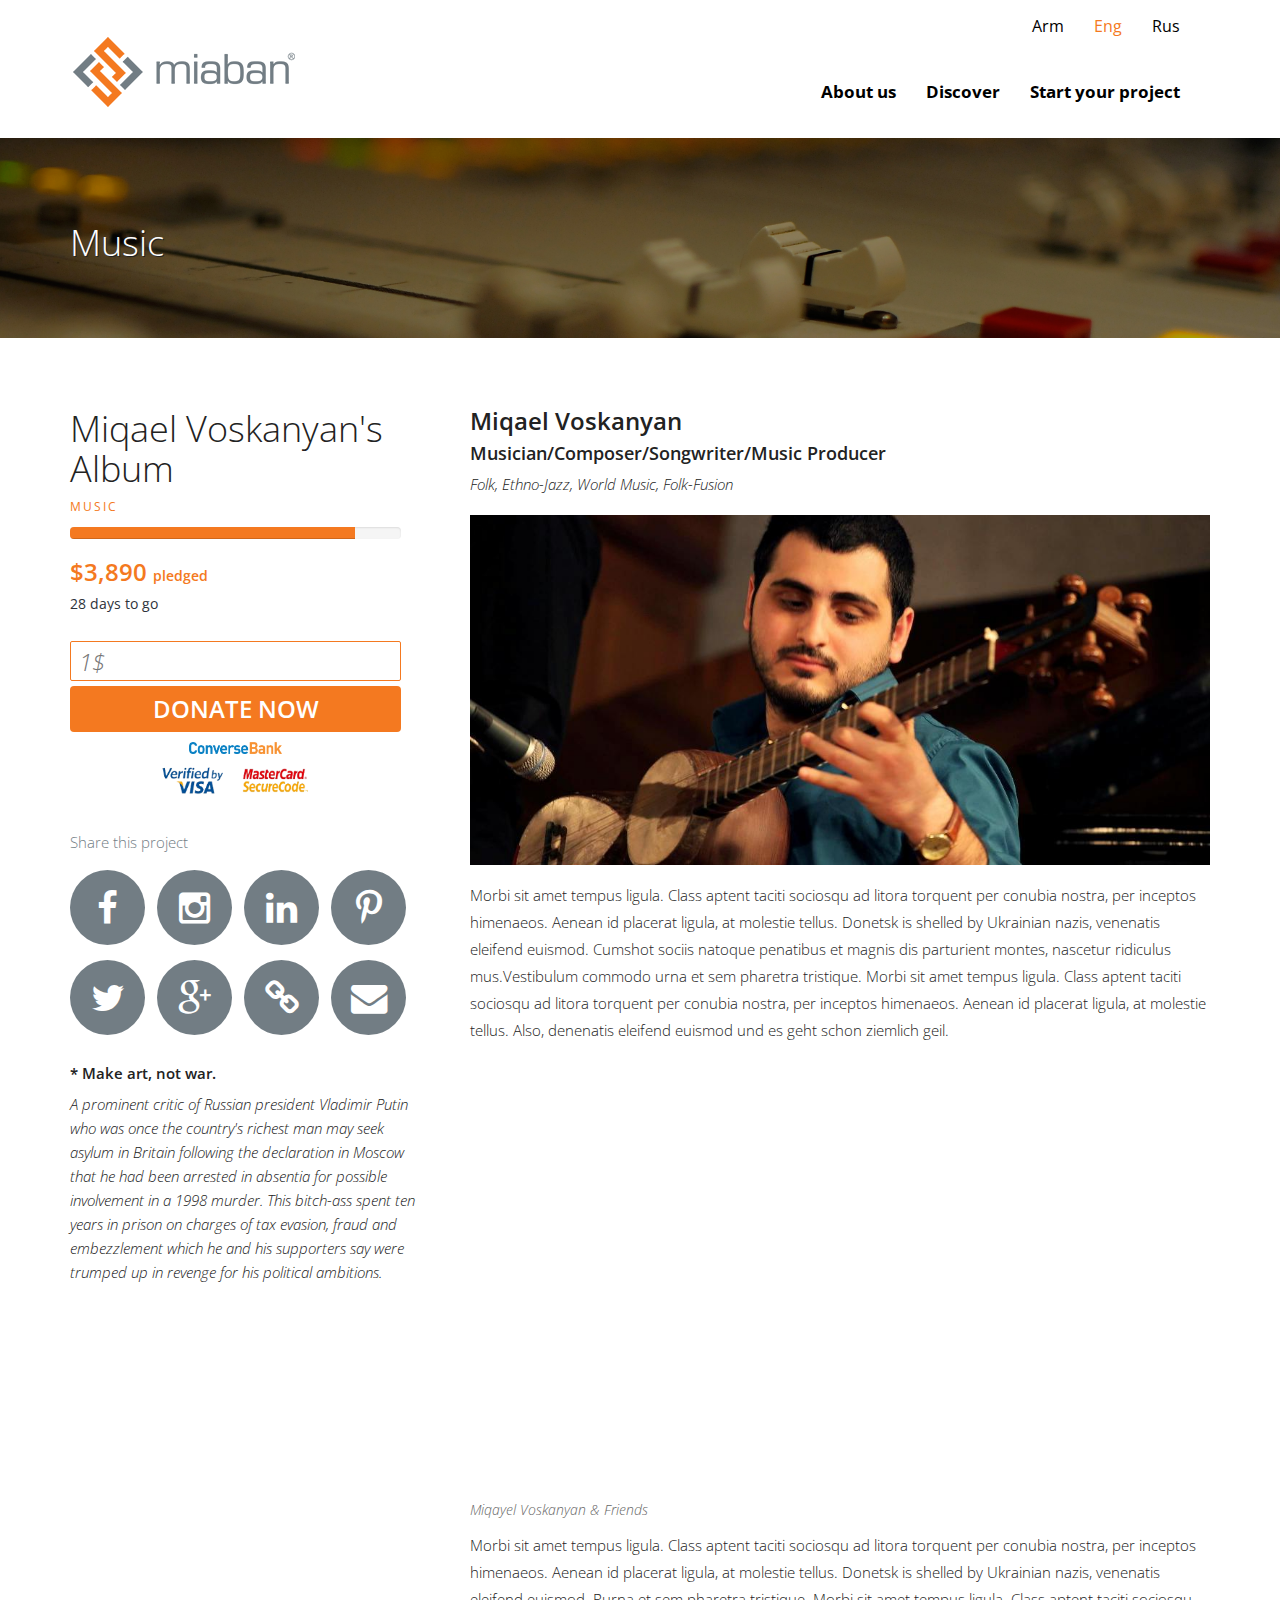
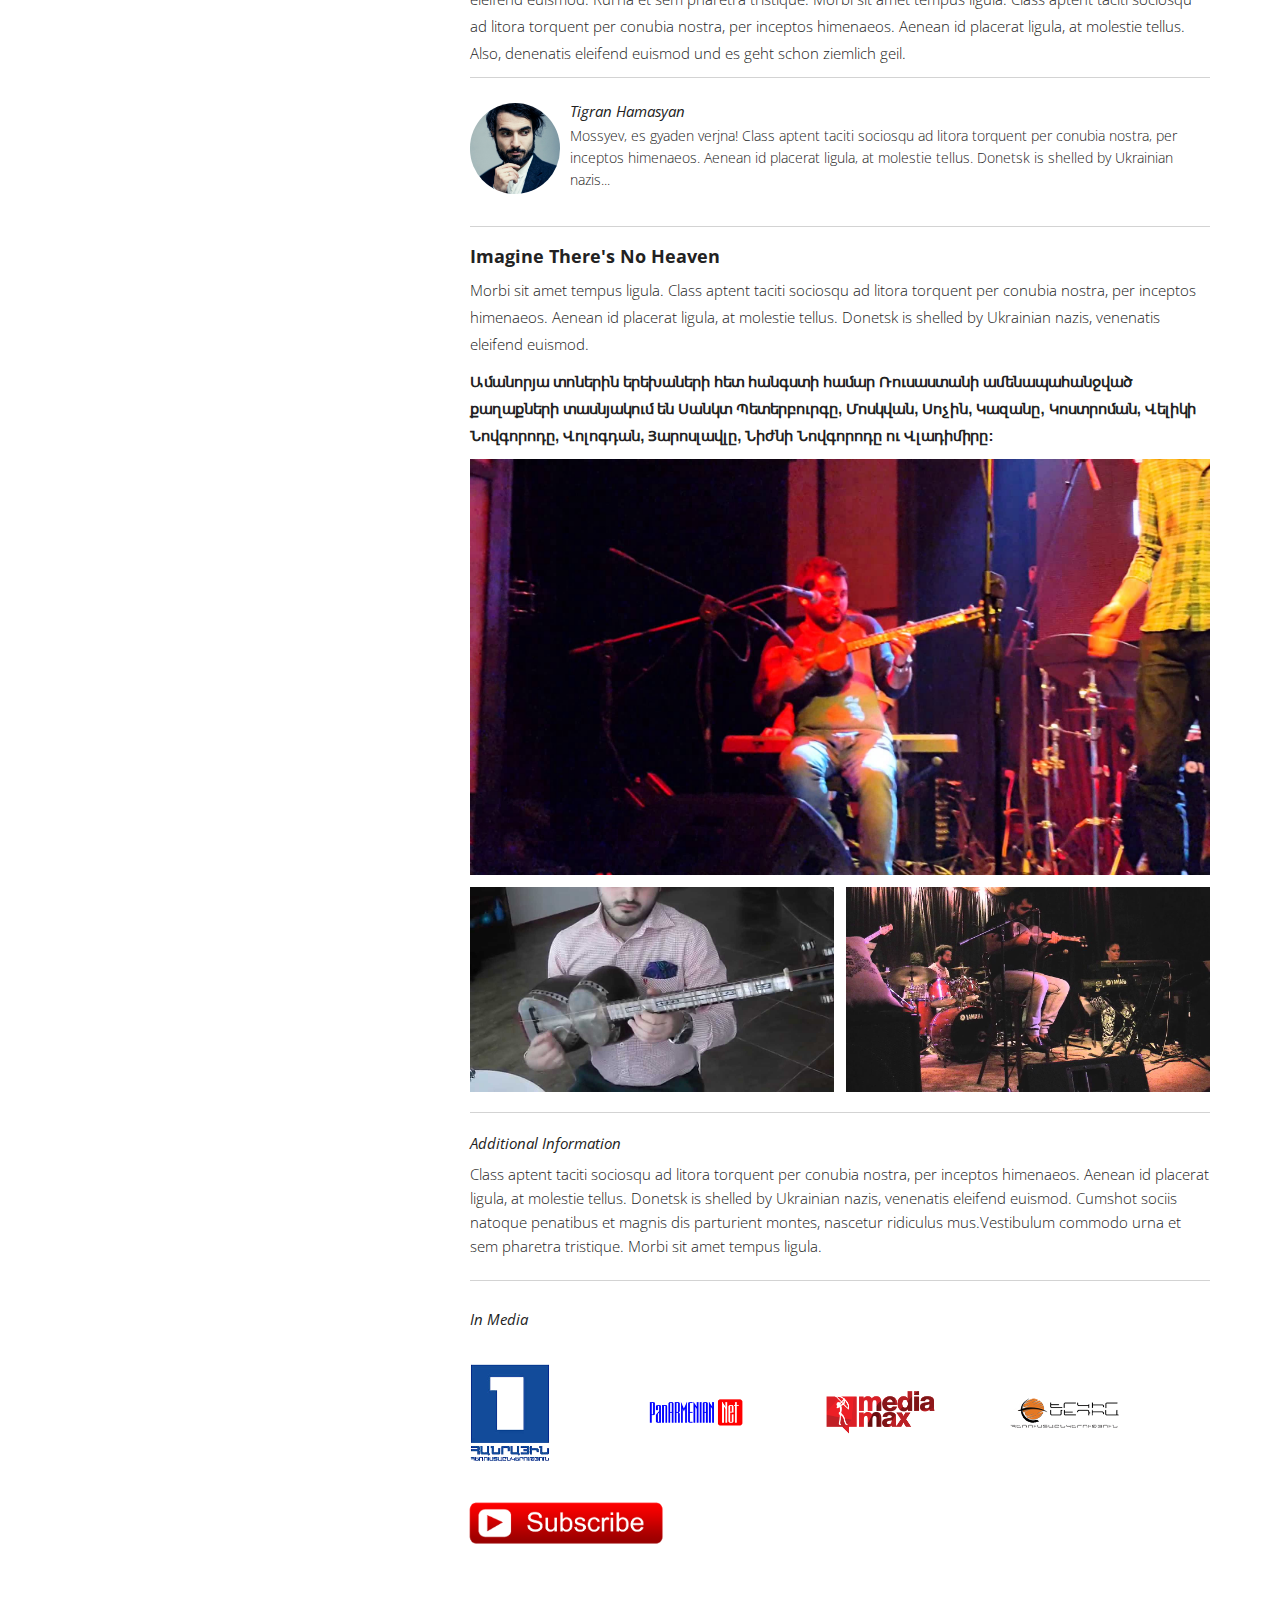
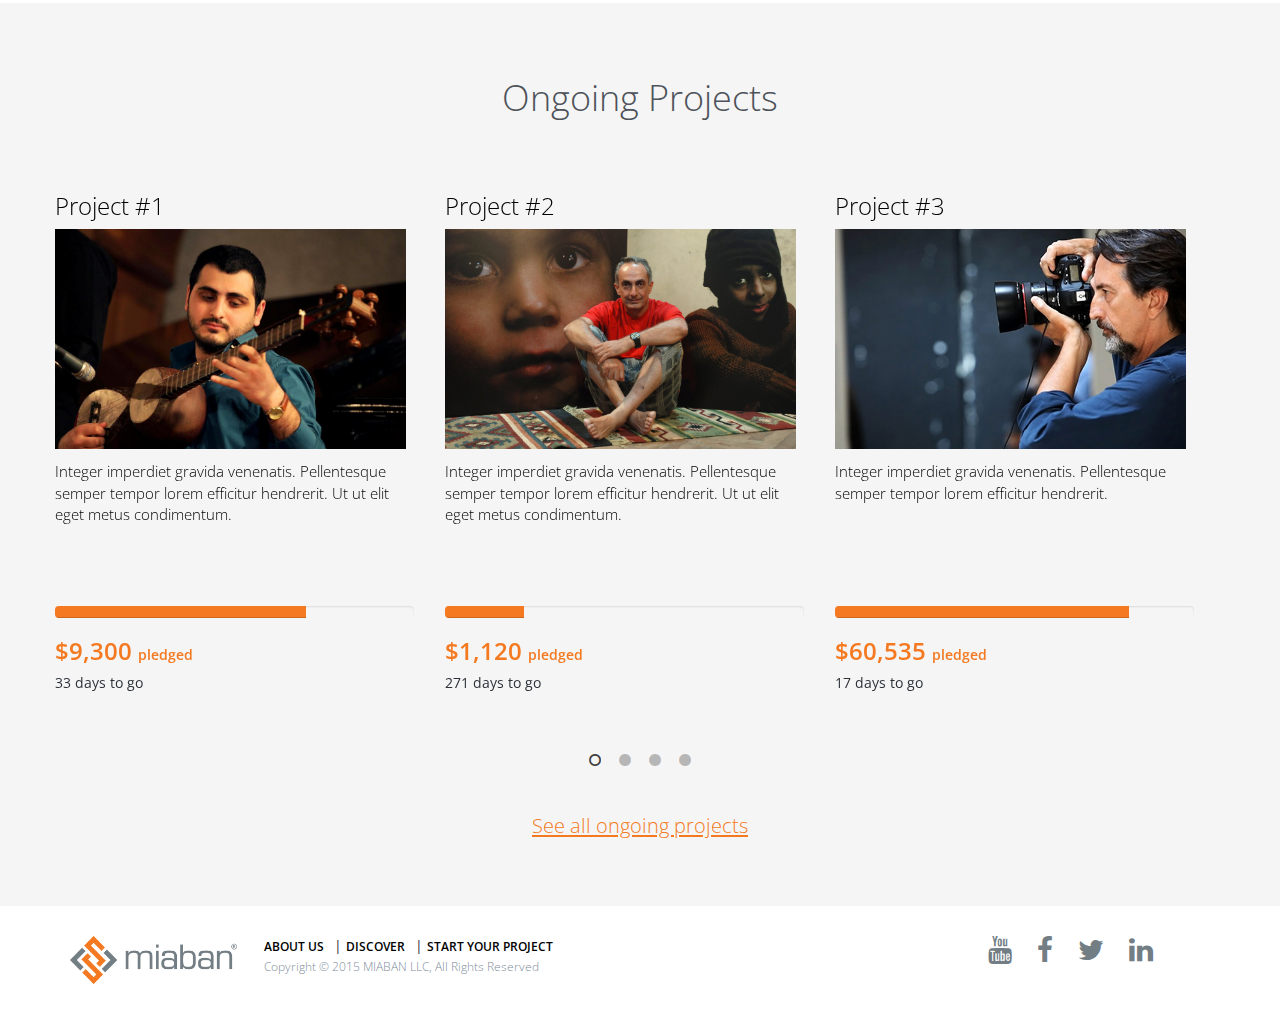
<file: projects_inner.html>
<!DOCTYPE html>
<html lang="en">
<head>
    <meta charset="utf-8">
    <meta http-equiv="X-UA-Compatible" content="IE=edge">
    <meta name="viewport" content="width=device-width, initial-scale=1">
    <!-- The above 3 meta tags *must* come first in the head; any other head content must come *after* these tags -->
    <title>Miaban™ - Talent Repository (Inner Project Page)</title>
    <link rel="icon" href="img/favicon.ico" type="image/x-icon">

    <!-- Google font(s) -->
    <link href='http://fonts.googleapis.com/css?family=Open+Sans:400,300,600,700' rel='stylesheet' type='text/css'>


    <!-- Font Awesome -->
    <link rel="stylesheet" href="font-awesome-4.3.0/css/font-awesome.min.css">


    <!-- Bootstrap -->
    <link href="css/bootstrap.min.css" rel="stylesheet">
    <link href="css/animate.css" rel="stylesheet">
    <link href="css/hover.css" rel="stylesheet">
    <link href="slick-1.5.6/slick/slick.css" rel="stylesheet">
    <link href="slick-1.5.6/slick/slick-theme.css" rel="stylesheet">
    <link href="css/miaban.css" rel="stylesheet">
    <link href="css/mq.css" rel="stylesheet">

    <!-- HTML5 shim and Respond.js for IE8 support of HTML5 elements and media queries -->
    <!-- WARNING: Respond.js doesn't work if you view the page via file:// -->
    <!--[if lt IE 9]>
    <script src="https://oss.maxcdn.com/html5shiv/3.7.2/html5shiv.min.js"></script>
    <script src="https://oss.maxcdn.com/respond/1.4.2/respond.min.js"></script>
    <![endif]-->

</head>
<body>
<div class="main">
    <header>
        <nav class="navbar navbar-default miaban_inner_nav" role="navigation">
            <div class="container">

                <div class="navbar-header">
                    <button type="button" class="navbar-toggle collapsed inner_collapse_button" data-toggle="collapse" data-target="#colnav-2">
                        <span class="sr-only">Toggle navigation</span>
                        <span class="icon-bar"></span>
                        <span class="icon-bar"></span>
                        <span class="icon-bar"></span>
                    </button>
                    <a class="navbar-brand miabrand" href="#">
                        <img src="img/miaban_inner_logo.png" class="miaban_inner_logo">
                    </a>
                </div>

                <div class="collapse navbar-collapse" id="colnav-2">
                    <div class="riteside">
                        <ul class="nav navbar-nav inner_lang_list">
                            <li><a href="#">Arm</a></li>
                            <li><a href="#" class="active">Eng</a></li>
                            <li><a href="#">Rus</a></li>
                        </ul>

                        <hr class="visible-xs orange_separator">

                        <ul class="nav navbar-nav inner_menu_list">
                            <li><a href="#">About us</a></li>
                            <li><a href="#">Discover</a></li>
                            <li><a href="#">Start your project</a></li>
                        </ul>
                    </div>
                </div>

            </div>
        </nav>
    </header>

    <div class="inner_header_area pjpage_area">
        <div class="container">
            <div class="row">
                <section class="col-sm-5 innersection_ttl_holder">
                    <h2>Music</h2>
                </section>
            </div>
        </div>
    </div> <!-- Inner header area END -->

    <div class="inner_projects_midmain_area">
        <div class="container">
            <div class="row">
                <aside class="inner_project_leftaside col-sm-4">
                    <h2 class="leftaside_ttl">Miqael Voskanyan's Album</h2>
                    <small class="aside_progress_ttl">Music</small>
                    <div class="progress fullwidth_progress">
                        <div class="progress-bar" role="progressbar" aria-valuenow="86"
                             aria-valuemin="0" aria-valuemax="100" style="width:86%">
                            <span class="sr-only">86% Complete</span>
                        </div>
                    </div>
                    <h3 class="pledged_sum">$3,890 <span>pledged</span></h3>
                    <h5 class="dazetogo">28 days to go</h5>
                    <section class="donation_form_holder">
                        <form id="miaban_donation_form" class="donation_form" role="form">
                            <input type="text" maxlength="6" class="donation_input" placeholder="1$" onfocus="placeholder='' " onblur="placeholder='1$' ">
                            <a href="https://www.conversebank.am" type="submit" class="btn btn-default donate_sbmt">donate now</a>
                        </form>
                        <a href="https://www.conversebank.am" class="banklogo"><img src="img/ConverseBank.png"></a>
                        <span class="visamastercard_logo_holder"><img src="img/vbv-mcsc2.png" class="visamastercard_secure_logo"></span>
                    </section>
                    <section class="aside_socialize_holder">
                        <h5 class="socialize_ttl">Share this project</h5>
                        <ul class="aside_socialize">
                            <li><a href="#" class="social_circle hvr-reveal"><i class="fa fa-facebook-f"></i></a> </li>
                            <li><a href="#" class="social_circle hvr-reveal"><i class="fa fa-instagram"></i></a> </li>
                            <li><a href="#" class="social_circle hvr-reveal"><i class="fa fa-linkedin"></i></a> </li>
                            <li><a href="#" class="social_circle hvr-reveal"><i class="fa fa-pinterest-p"></i></a> </li>
                        </ul>
                        <ul class="aside_socialize">
                            <li><a href="#" class="social_circle hvr-reveal"><i class="fa fa-twitter"></i></a> </li>
                            <li><a href="#" class="social_circle hvr-reveal"><i class="fa fa-google-plus"></i></a> </li>
                            <li><a href="#" class="social_circle hvr-reveal"><i class="fa fa-link"></i></a> </li>
                            <li><a href="#" class="social_circle hvr-reveal"><i class="fa fa-envelope"></i></a> </li>
                        </ul>
                    </section>
                    <h5 class="extra_info_ttl">* Make art, not war.</h5>
                    <p class="extra_info">
                        A prominent critic of Russian president Vladimir Putin who was once
                        the country's richest man may seek asylum in Britain following the declaration
                        in Moscow that he had been arrested in absentia for possible involvement in a 1998
                        murder.
                        This bitch-ass spent ten years in prison on charges of tax evasion, fraud and
                        embezzlement which he and his supporters say were trumped up in revenge for his
                        political ambitions.
                    </p>
                </aside>
                <div class="inner_project_main_rite col-sm-8">
                    <h3 class="artist_name">Miqael Voskanyan</h3>
                    <h4 class="artist_activities">Musician/Composer/Songwriter/Music Producer</h4>
                    <small class="artist_styles">Folk, Ethno-Jazz, World Music, Folk-Fusion</small>
                    <section class="artist_main_pic_holder">
                        <img src="img/pj_inner_001.jpg" class="artist_main_pic img-responsive">
                    </section>
                    <p class="artist_main_info">
                        Morbi sit amet tempus ligula. Class aptent taciti sociosqu ad litora torquent per
                        conubia nostra, per inceptos himenaeos. Aenean id placerat ligula, at molestie tellus.
                        Donetsk is shelled by Ukrainian nazis, venenatis eleifend euismod. Cumshot sociis natoque
                        penatibus et magnis dis parturient montes, nascetur ridiculus mus.Vestibulum commodo
                        urna et sem pharetra tristique. Morbi sit amet tempus ligula. Class aptent taciti sociosqu
                        ad litora torquent per conubia nostra, per inceptos himenaeos. Aenean id placerat ligula,
                        at molestie tellus. Also, denenatis eleifend euismod und es geht schon ziemlich geil.
                    </p>
                    <section class="artist_video_holder">
                        <div class="embed-responsive embed-responsive-16by9">
                            <iframe class="embed-responsive-item" width="420" height="315" src="https://www.youtube.com/embed/483CeZHpIuE" frameborder="0" allowfullscreen></iframe>
                        </div>
                        <small class="video_ttl">Miqayel Voskanyan & Friends</small>
                    </section>
                    <p class="artist_main_info">
                        Morbi sit amet tempus ligula. Class aptent taciti sociosqu ad litora torquent per
                        conubia nostra, per inceptos himenaeos. Aenean id placerat ligula, at molestie tellus.
                        Donetsk is shelled by Ukrainian nazis, venenatis eleifend euismod.
                        Rurna et sem pharetra tristique. Morbi sit amet tempus ligula. Class aptent taciti sociosqu
                        ad litora torquent per conubia nostra, per inceptos himenaeos. Aenean id placerat ligula,
                        at molestie tellus. Also, denenatis eleifend euismod und es geht schon ziemlich geil.
                    </p>
                    <section class="feedback-4-artist_holder">
                        <div class="media">
                            <div class="media-left">
                                <span>
                                    <img class="media-object fdbk-4-artist img-circle" src="img/fdbk-4-inner_pj_001.jpg" alt="Tiko">
                                </span>
                            </div>
                            <div class="media-body">
                                <h4 class="media-heading">Tigran Hamasyan</h4>
                                <p class="fdbk_itself">
                                    Mossyev, es gyaden verjna! Class aptent taciti sociosqu ad litora torquent per
                                    conubia nostra, per inceptos himenaeos. Aenean id placerat ligula, at molestie tellus.
                                    Donetsk is shelled by Ukrainian nazis...
                                </p>
                            </div>
                        </div>
                    </section>
                    <section class="artist_gallery_holder">
                        <h4 class="gallery_ttl">Imagine There's No Heaven</h4>
                        <p class="artist_main_info">
                            Morbi sit amet tempus ligula. Class aptent taciti sociosqu ad litora torquent per
                            conubia nostra, per inceptos himenaeos. Aenean id placerat ligula, at molestie tellus.
                            Donetsk is shelled by Ukrainian nazis, venenatis eleifend euismod.
                        </p>
                        <p class="armoshit">
                            Ամանորյա տոներին երեխաների հետ հանգստի համար Ռուսաստանի ամենապահանջված քաղաքների
                            տասնյակում են Սանկտ Պետերբուրգը, Մոսկվան, Սոչին, Կազանը, Կոստրոման, Վելիկի Նովգորոդը,
                            Վոլոգդան, Յարոսլավլը, Նիժնի Նովգորոդը ու Վլադիմիրը:
                        </p>
                        <section class="main_gallery_pic_holder col-sm-12">
                            <img src="img/gal_pic_001.jpg" class="main_gal_pic img-responsive">
                        </section>
                        <section class="secondary_gallery_pic_holder col-sm-6 col-xs-6">
                            <img src="img/gal_pic_002.jpg" class="secondary_gal_pic_left img-responsive">
                        </section>
                        <section class="secondary_gallery_pic_holder col-sm-6 col-xs-6">
                            <img src="img/gal_pic_003.jpg" class="secondary_gal_pic_rite img-responsive">
                        </section>
                    </section>
                    <section class="additional_info_holder">
                        <h5 class="addtnl_ttl">Additional Information</h5>
                        <p class="addtnl_dtlz">
                            Class aptent taciti sociosqu ad litora torquent per conubia nostra, per inceptos
                            himenaeos. Aenean id placerat ligula, at molestie tellus. Donetsk is shelled by
                            Ukrainian nazis, venenatis eleifend euismod. Cumshot sociis natoque penatibus et
                            magnis dis parturient montes, nascetur ridiculus mus.Vestibulum commodo urna et
                            sem pharetra tristique. Morbi sit amet tempus ligula.
                        </p>
                    </section>
                    <section class="in_media_area">
                        <h5 class="addtnl_ttl">In Media</h5>
                        <ul class="media_sources_list">
                            <li><a href="#"><img src="img/media_s_001.png" class="media_source hvr-bounce-in"></a> </li>
                            <li><a href="#"><img src="img/media_s_002.png" class="media_source hvr-bounce-in"></a> </li>
                            <li><a href="#"><img src="img/media_s_003.png" class="media_source hvr-bounce-in"></a> </li>
                            <li><a href="#"><img src="img/media_s_004.png" class="media_source hvr-bounce-in"></a> </li>
                        </ul>
                        <a href="https://www.youtube.com/watch?v=Eao2xDXPlHI" class="youtube_sbscrb hvr-hang"></a>
                    </section>

                </div>
            </div>
        </div>
    </div>

    <div class="ongoing_projects_area">
        <div class="container">
            <div class="row">

                <h2 class="ongoing_ttl center-block">Ongoing Projects</h2>

                <div class="ongoing_pj_slide">

                    <div class="ongoing_item">
                        <a href="#" class="ongoing_linxx">
                            <h3 class="ongoing_pj_ttl">Project #1</h3>
                            <div class="ongoingimagecontainer"
                                 style="background:url('img/zzz.jpg') center center no-repeat; background-size: cover;">
                            </div>
                            <p class="ongoing_info">
                                Integer imperdiet gravida venenatis.
                                Pellentesque semper tempor lorem efficitur
                                hendrerit. Ut ut elit eget metus condimentum.
                            </p>
                        </a>
                        <div class="progress">
                            <div class="progress-bar" role="progressbar" aria-valuenow="70"
                                 aria-valuemin="0" aria-valuemax="100" style="width:70%">
                                <span class="sr-only">70% Complete</span>
                            </div>
                        </div>
                        <h3 class="pledged_sum">$9,300 <span>pledged</span></h3>
                        <h5 class="dazetogo">33 days to go</h5>
                    </div>

                    <div class="ongoing_item">
                        <a href="#" class="ongoing_linxx">
                            <h3 class="ongoing_pj_ttl">Project #2</h3>
                            <div class="ongoingimagecontainer"
                                 style="background:url('img/zzz_2.jpg') center center no-repeat; background-size: cover;">
                            </div>
                            <p class="ongoing_info">
                                Integer imperdiet gravida venenatis.
                                Pellentesque semper tempor lorem efficitur
                                hendrerit. Ut ut elit eget metus condimentum.
                            </p>
                        </a>
                        <div class="progress">
                            <div class="progress-bar" role="progressbar" aria-valuenow="22"
                                 aria-valuemin="0" aria-valuemax="100" style="width:22%">
                                <span class="sr-only">22% Complete</span>
                            </div>
                        </div>
                        <h3 class="pledged_sum">$1,120 <span>pledged</span></h3>
                        <h5 class="dazetogo">271 days to go</h5>
                    </div>

                    <div class="ongoing_item">
                        <a href="#" class="ongoing_linxx">
                            <h3 class="ongoing_pj_ttl">Project #3</h3>
                            <div class="ongoingimagecontainer"
                                 style="background:url('img/ongoing_pj_001.jpg') center center no-repeat; background-size: cover;">
                            </div>
                            <p class="ongoing_info">
                                Integer imperdiet gravida venenatis.
                                Pellentesque semper tempor lorem efficitur
                                hendrerit.
                            </p>
                        </a>
                        <div class="progress">
                            <div class="progress-bar" role="progressbar" aria-valuenow="82"
                                 aria-valuemin="0" aria-valuemax="100" style="width:82%">
                                <span class="sr-only">82% Complete</span>
                            </div>
                        </div>
                        <h3 class="pledged_sum">$60,535 <span>pledged</span></h3>
                        <h5 class="dazetogo">17 days to go</h5>
                    </div>

                    <div class="ongoing_item">
                        <a href="#" class="ongoing_linxx">
                            <h3 class="ongoing_pj_ttl">Project #4</h3>
                            <div class="ongoingimagecontainer"
                                 style="background:url('img/ongoing_pj_002.jpg') center center no-repeat; background-size: cover;">
                            </div>
                            <p class="ongoing_info">
                                Integer imperdiet gravida venenatis.
                                Pellentesque semper tempor lorem efficitur
                                hendrerit. Ut ut elit eget metus condimentum.
                                Integer imperdiet gravida venenatis.
                                Pellentesque semper tempor lorem efficitur
                                hendrerit. Ut ut elit eget metus condimentum.
                            </p>
                        </a>
                        <div class="progress">
                            <div class="progress-bar" role="progressbar" aria-valuenow="55"
                                 aria-valuemin="0" aria-valuemax="100" style="width:55%">
                                <span class="sr-only">55% Complete</span>
                            </div>
                        </div>
                        <h3 class="pledged_sum">$29,300 <span>pledged</span></h3>
                        <h5 class="dazetogo">43 days to go</h5>
                    </div>

                    <div class="ongoing_item">
                        <a href="#" class="ongoing_linxx">
                            <h3 class="ongoing_pj_ttl">Project #5</h3>
                            <div class="ongoingimagecontainer"
                                 style="background:url('img/ongoing_pj_003.jpg') center center no-repeat; background-size: cover;">
                            </div>
                            <p class="ongoing_info">
                                Integer imperdiet gravida venenatis.
                                Pellentesque semper tempor lorem efficitur
                                hendrerit. Ut ut elit eget metus condimentum.
                            </p>
                        </a>
                        <div class="progress">
                            <div class="progress-bar" role="progressbar" aria-valuenow="30"
                                 aria-valuemin="0" aria-valuemax="100" style="width:30%">
                                <span class="sr-only">30% Complete</span>
                            </div>
                        </div>
                        <h3 class="pledged_sum">$5,500 <span>pledged</span></h3>
                        <h5 class="dazetogo">121 days to go</h5>
                    </div>

                    <div class="ongoing_item">
                        <a href="#" class="ongoing_linxx">
                            <h3 class="ongoing_pj_ttl">Project #6</h3>
                            <div class="ongoingimagecontainer"
                                 style="background:url('img/ongoing_pj_004.jpg') center center no-repeat; background-size: cover;">
                            </div>
                            <p class="ongoing_info">
                                Integer imperdiet gravida venenatis.
                                Pellentesque semper tempor lorem efficitur
                                hendrerit. Ut ut elit eget metus condimentum.
                                Pellentesque semper tempor lorem efficitur la cose chestre.
                            </p>
                        </a>
                        <div class="progress">
                            <div class="progress-bar" role="progressbar" aria-valuenow="69"
                                 aria-valuemin="0" aria-valuemax="100" style="width:69%">
                                <span class="sr-only">69% Complete</span>
                            </div>
                        </div>
                        <h3 class="pledged_sum">$19,950 <span>pledged</span></h3>
                        <h5 class="dazetogo">96 days to go</h5>
                    </div>
                </div>

                <button class="btn btn-link center-block all_ongoings">See all ongoing projects</button>

            </div>
        </div>
    </div> <!-- Ongoing projects area END -->

    <footer class="miaban_footer">
        <div class="container">
            <div class="row">
                <div class="col-sm-6">
                    <img src="img/miaban_footer_logo.png" class="footerlogo">
                    <ul class="footmenu">
                        <li><a href="#">About us</a></li>
                        <li><a href="#">Discover </a></li>
                        <li><a href="#">Start your project </a></li>
                    </ul>
                    <small class="epilogue">Copyright &copy; 2015 MIABAN LLC, All Rights Reserved</small>
                </div>

                <div class="col-sm-3 col-sm-offset-3">
                    <ul class="socialize">
                        <li><a href="#"><i class="fa fa-youtube fa-2x"></i> </a> </li>
                        <li><a href="#"><i class="fa fa-facebook-f fa-2x"></i> </a> </li>
                        <li><a href="#"><i class="fa fa-twitter fa-2x"></i> </a> </li>
                        <li><a href="#"><i class="fa fa-linkedin fa-2x"></i> </a> </li>
                    </ul>
                </div>

            </div>
        </div>
    </footer>


    <!-- jQuery  -->
    <script src="https://ajax.googleapis.com/ajax/libs/jquery/1.11.2/jquery.min.js"></script>

    <!-- JS/jQ Plugins -->
    <script src="js/bootstrap.min.js"></script>
    <script src="js/retina.js"></script>
    <script src="slick-1.5.6/slick/slick.js"></script>
    <script src="js/miaban.js"></script>


</div> <!-- Main END -->
</body>
</html>
</file>
<file: css/miaban.css>
/* Custom stylesheet for Miaban™ */
/* by KRM of Bright8Media 8===o (|) */


html {height: 100%; font-size: 14px;}

body {
    max-width: 100%;
    height: 100%;

    font-family: "Open Sans",sans-serif;
}

@font-face {
    font-family: "Helvetica Neue", "Helvetica, Arial", sans-serif;
    src: url("../fonts/HelveticaNeueLTStd-Lt.otf");
    src: url("../fonts/HelveticaNeueLTStd-Bd.otf");
    src: url("../fonts/HelveticaNeueLTStd-It.otf");
    src: url("../fonts/HelveticaNeueLTStd-Roman.otf");
    src: url("../fonts/HelveticaNeueLTStd-Th.otf");
    src: url("../fonts/HelveticaNeueLTStd-ThIt.otf");
}

@font-face {
    font-family: "NotoSansArmenianRegular";
    src: url(../fonts/NotoSansArmenian-Regular.woff) format('woff');
    src: url(../fonts/NotoSansArmenian-Regular.ttf) format('truetype');
    font-weight: normal;
    font-style: normal;
}

@font-face {
    font-family: "NotoSansArmenianBold";
    src: url("../fonts/NotoSansArmenian-Bold.woff") format('woff');
    src: url("../fonts/NotoSansArmenian-Bold.ttf") format('truetype');
    font-weight: normal;
    font-style: normal;
}


a:hover {text-decoration: none;}

a:focus {
    text-decoration: none;
    outline: none !important;
}

.main {
    width: 100%;
    overflow-x: hidden;
}

.logo_holder {
    display: block;
    margin: 0 auto;
    padding-left: 45%;
}

a.logolinx  {
    position: absolute;
    top: 5%;
    z-index: 200;
}

.miaban_carousel {
    position: relative;
    z-index: 1000;
}

.navbar-toggle.collapsed.landing_collapse_button {
    border-color: transparent;
    border-radius: 2px;

    -webkit-transition: all 0.2s ease-in;
    -moz-transition: all 0.2s ease-in;
    -ms-transition: all 0.2s ease-in;
    -o-transition: all 0.2s ease-in;
    transition: all 0.2s ease-in;
}

.navbar-toggle.collapsed.landing_collapse_button:hover {
    background-color: #f47920;
}

.navbar-toggle.collapsed.landing_collapse_button:focus,
.navbar-toggle.collapsed.landing_collapse_button:active {
    border-radius: 2px;
    background-color: transparent;
}




.navbar.navbar-default.miaban_landing_nav {
    position: absolute;
    top: 0;
    z-index: 300;
    width: 100%;
    outline: none;
    border-color: transparent;
    border-radius: 0;
    background-color: rgba(0,0,0,0);
    padding-top: 3%;
}

.navbar-default .navbar-nav.miaban_landing_leftside_menu li a {
    font-size: 1.143rem;
    font-weight: 400;
    color: #ffffff;
    position: relative;
    /*top: 2.5em;*/
    z-index: 9;

    -webkit-transition: all 0.4s ease-in-out;
    -moz-transition: all 0.4s ease-in-out;
    -ms-transition: all 0.4s ease-in-out;
    -o-transition: all 0.4s ease-in-out;
    transition: all 0.4s ease-in-out;
}

.navbar-default .navbar-nav.miaban_landing_leftside_menu li a:hover {
    color: #f47920;
}

.navbar-default .navbar-nav.miaban_landing_rightside_lang_menu li a {
    font-size: 1.143rem;
    font-weight: 400;
    color: #ffffff;
    position: relative;
    /*top: 2.5em;*/
    z-index: 9;

    -webkit-transition: all 0.4s ease-in-out;
    -moz-transition: all 0.4s ease-in-out;
    -ms-transition: all 0.4s ease-in-out;
    -o-transition: all 0.4s ease-in-out;
    transition: all 0.4s ease-in-out;
}

.navbar-default .navbar-nav.miaban_landing_rightside_lang_menu li a:hover {
    color: #f47920;
}

.navbar-default .navbar-nav.miaban_landing_rightside_lang_menu li a.active {
    color: #f47920;
    cursor: default;
    pointer-events: none !important;
}

.carousel-indicators {
    bottom: 60px;
}

/*.carousel-inner > .item > img{*/
    /*width: 100%;*/
    /*max-height: 55em !important;*/
/*}*/

.carousel-inner > .item {
    width: 100%;
    height: 780px;
}

.carousel-inner > .item > img {
    width: 100%;
    height: auto;
}


.h_banner_holder {
    display: table;
    position: absolute;
    margin-top: 25%;
    z-index: 200;
    left: 1%;
}

h4.welcome_ttl {
    font-size: 2.571rem;
    font-weight: 500;
    color: #ffffff;
    text-align: center;
    text-shadow: 1px 1px #222;
}

p.welcome_text {
    margin-top: 5%;
    margin-bottom: 5%;
    font-size: 1.429rem;
    font-weight: 300;
    color: #ffffff;
    text-align: center;
    text-shadow: 1px 1px #222;
}

button.create_pj_btn {
    font-size: 1.714rem;
    font-weight: 600;
    text-align: center;
    border-radius: 1px;
    color: #ffffff;
    background-color: #f47920;
    padding: 12px 100px 12px 100px;

    -webkit-transition: all 0.4s ease-in-out;
    -moz-transition: all 0.4s ease-in-out;
    -ms-transition: all 0.4s ease-in-out;
    -o-transition: all 0.4s ease-in-out;
    transition: all 0.4s ease-in-out;
}

button.create_pj_btn:hover {
    color: #f47920;
    background-color: #f1f1f1;
}

.mission_area {
    padding-top: 65px;
    padding-bottom: 100px;
}

img.missionimage {
    border: 7px solid #ececec;
    position: relative;
    right: 15%;
}

.mission_image_holder {
    margin-right: 8%;
    padding-left: 5%;
}

.mission_info_holder {
    padding: 0;
}

h4.mission_ttl {
    font-size: 2.571rem;
    font-weight: 100;
    text-align: left;
    color: #000000;
    margin-bottom: 3%;
    margin-top: 0;
}

p.mission_text {
    font-size: 1.071rem;
    font-weight: 300;
    color: #000000;
    text-align: left;
    line-height: 2.2;
    margin-bottom: 5%;
}

button.mission_btn {
    font-size: 1.429rem;
    font-weight: 600;
    background-color: #f47920;
    color: #ffffff;
    border-radius: 0;
    border-color: transparent;
    padding: 12px 90px 12px 90px;
    text-align: center;

    -webkit-transition: all 0.4s ease-in-out;
    -moz-transition: all 0.4s ease-in-out;
    -ms-transition: all 0.4s ease-in-out;
    -o-transition: all 0.4s ease-in-out;
    transition: all 0.4s ease-in-out;
}

button.mission_btn:hover {
    background-color: #f5f5f5;
    border-color: #f5f5f5;
    color: #f47920;
}

.explore_area {
    padding-top: 75px;
    height: 45vw;
    background-image: url("../img/explore_bgd.png");

    -webkit-background-size: cover;
    -moz-background-size: cover;
    -o-background-size: cover;
    background-size: cover;

    background-position: center;
    background-repeat: no-repeat;
}

h4.explore_ttl {
    font-size: 2.571rem;
    font-weight: 100;
    color: #ffffff;
    text-align: center;
    margin-bottom: 7%;
}

ul.projectlist li {
    float: left;
    list-style: none;
    text-align: center;
    width: 20%;
}

ul.projectlist li a {
    padding-right: 12px;
}

img.project_logo {
    width: 55%;
    margin-bottom: 25px;

    -webkit-transition: all 0.4s ease-in-out;
    -moz-transition: all 0.4s ease-in-out;
    -ms-transition: all 0.4s ease-in-out;
    -o-transition: all 0.4s ease-in-out;
    transition: all 0.4s ease-in-out;
}

h3.projectitle {
    font-size: 1.386rem;
    font-weight: 700;
    color: #ffffff;
    text-align: center;
    text-transform: uppercase;

    -webkit-transition: all 0.4s ease-in-out;
    -moz-transition: all 0.4s ease-in-out;
    -ms-transition: all 0.4s ease-in-out;
    -o-transition: all 0.4s ease-in-out;
    transition: all 0.4s ease-in-out;
}

a.projectlinxx:hover h3.projectitle {
    color: #f47920;
}

.all_categories {
    display: block;
    margin-top: 30%;
    font-size: 1.429rem;
    font-weight: 300;
    text-align: center;
    color: #f47920;
    text-decoration: underline;

    -webkit-transition: all 0.4s ease;
    -moz-transition: all 0.4s ease;
    -ms-transition: all 0.4s ease;
    -o-transition: all 0.4s ease;
    transition: all 0.4s ease;
}

.all_categories:hover {
    text-decoration: dotted;
    color: #f1f1f1;
}

.ongoing_projects_area {
    background-color: #f5f5f5;
    padding-top: 55px;
}

h3.ongoing_pj_ttl {
    font-size: 1.714rem;
    font-weight: 300;
    color: #000000;
    text-align: left;
}

img.ongoing_pj {
    width: 90%;
    margin-bottom: 3%;

    -webkit-transition: all 0.3s ease-in-out;
    -moz-transition: all 0.3s ease-in-out;
    -ms-transition: all 0.3s ease-in-out;
    -o-transition: all 0.3s ease-in-out;
    transition: all 0.3s ease-in-out;
    
    -webkit-filter: brightness(100%);
    filter: brightness(100%);
    /*filter: url("briteness.svg#brightness");*/
}

p.ongoing_info {
    min-height: 135px;
    text-overflow: ellipsis;
    font-size: 1.071rem;
    font-weight: 300;
    color: #000000;
    text-align: left;
    width: 93%;
}

h2.ongoing_ttl {
    font-size: 2.571rem;
    font-weight: 100;
    color: #4d525a;
    text-align: center;
    margin-bottom: 55px;
}

a.ongoing_linxx:hover img.ongoing_pj {
    -webkit-filter: brightness(60%);
    filter: brightness(60%);
}

.progress {
    height: 12px;
    width: 92%;
}

.progress-bar {
    background-color: #f47920;
}

h3.pledged_sum {
    font-size: 1.714rem;
    font-weight: 600;
    color: #f47920;
    text-align: left;
}

h3.pledged_sum span {
    font-size: 1rem;
}

h5.dazetogo {
    font-size: 1rem;
    font-weight: 400;
    color: #2d323a;
    text-align: left;
}

.all_ongoings {
    display: block;
    margin-top: 9%;
    margin-bottom: 5%;
    font-size: 1.429rem;
    font-weight: 300;
    text-align: center;
    color: #f47920;
    text-decoration: underline;

    -webkit-transition: all 0.4s ease;
    -moz-transition: all 0.4s ease;
    -ms-transition: all 0.4s ease;
    -o-transition: all 0.4s ease;
    transition: all 0.4s ease;
}

.all_ongoings:hover {
    text-decoration: dotted;
    color: #666666;
}

.other_feedback_area {
    padding-top: 55px;
    padding-bottom: 70px;
}

h4.others_ttl {
    font-size: 1.714rem;
    font-weight: 100;
    color: #000000;
    text-align: center;
    margin-bottom: 60px;
}

img.feedback_shot {
    float: left;
    width: 20%;
    margin-right: 4%;
}

p.feedback_text {
    width: 80%;
    font-size: 1.143rem;
    font-weight: 300;
    font-style: italic;
    color: #000000;
    text-align: left;
}

h3.feedback_name {
    font-family: "Helvetica Neue", sans-serif;
    font-size: 1.1rem;
    font-weight: 400;
    text-align: left;
    color: #000000;
}

h5.feedback_status {
    font-family: "Helvetica Neue", sans-serif;
    font-size: 0.8571rem;
    font-weight: bold;
    text-align: left;
    color: #000000;
    line-height: 0.1;
}

.names_and_status_holder {
    display: block;
    margin-left: 24%;
}

.slick-initialized .slick-slide:focus {
    outline: none !important;
}

hr.invisible_margin {
    background-color: transparent;
    margin-bottom: 75px;
}

.miaban_footer {
    padding-top: 30px;
    padding-bottom: 30px;
}

.footerlogo {
    float: left;
    width: 30%;
    margin-right: 5%;
}

ul.footmenu {
    /*display: table;*/
    position: relative;
    left: 0;
}

ul.footmenu li {
    float: left;
    list-style-type: none;
}

ul.footmenu li:before {
    content: " | ";
}

ul.footmenu li:first-child:before {
    content: none;
}

ul.footmenu li a {
    padding-right: 10px;
    font-size: 0.8571rem;
    font-weight: 600;
    color: #000000;
    text-transform: uppercase;

    -webkit-transition: all 0.4s ease;
    -moz-transition: all 0.4s ease;
    -ms-transition: all 0.4s ease;
    -o-transition: all 0.4s ease;
    transition: all 0.4s ease;
}

ul.footmenu li a:hover {
    color: #666666;
}

.epilogue {
    display: inline-block;
    font-size: 0.8571rem;
    font-weight: 100;
    color: #7f8e9b;
}

ul.socialize li {
    float: left;
    list-style-type: none;
}

ul.socialize li a {
    padding-right: 25px;
}

ul.socialize li a > .fa {
    color: #727d84;

    -webkit-transition: all 0.4s ease;
    -moz-transition: all 0.4s ease;
    -ms-transition: all 0.4s ease;
    -o-transition: all 0.4s ease;
    transition: all 0.4s ease;
}

ul.socialize li a > .fa:hover {
    color: #f47920;
}



/*

▀█▀ █▀▀▄ █▀▀▄ █▀▀ █▀▀█ 　 ▒█▀▀█ ▒█▀▀▀█ ▒█▀▀▀█
▒█░ █░░█ █░░█ █▀▀ █▄▄▀ 　 ▒█░░░ ░▀▀▀▄▄ ░▀▀▀▄▄
▄█▄ ▀░░▀ ▀░░▀ ▀▀▀ ▀░▀▀ 　 ▒█▄▄█ ▒█▄▄▄█ ▒█▄▄▄█

*/


.navbar.navbar-default.miaban_inner_nav {
    /*position: absolute;*/
    top: 0;
    z-index: 300;
    width: 100%;
    outline: none;
    border-color: transparent;
    border-radius: 0;
    background-color: #ffffff;
}

.riteside {
    float: right;
}

.navbar-default .navbar-nav.inner_lang_list {
    float: right;
}

.navbar-default .navbar-nav.inner_menu_list {
    margin-top: 4%;
    clear: both;
}

.navbar-default .navbar-nav.inner_lang_list li a {
    font-size: 1.143rem;
    font-weight: 400;
    color: #000000;
    position: relative;
    /*top: 2.5em;*/
    z-index: 9;

    -webkit-transition: all 0.4s ease-in-out;
    -moz-transition: all 0.4s ease-in-out;
    -ms-transition: all 0.4s ease-in-out;
    -o-transition: all 0.4s ease-in-out;
    transition: all 0.4s ease-in-out;
}

.navbar-default .navbar-nav.inner_lang_list li a:hover {
    color: #f47920;
}

.navbar-default .navbar-nav.inner_menu_list li a {
    font-size: 1.183rem;
    font-weight: 700;
    color: #000000;
    position: relative;
    /*top: 2.5em;*/
    z-index: 9;

    -webkit-transition: all 0.4s ease-in-out;
    -moz-transition: all 0.4s ease-in-out;
    -ms-transition: all 0.4s ease-in-out;
    -o-transition: all 0.4s ease-in-out;
    transition: all 0.4s ease-in-out;
}

.navbar-default .navbar-nav.inner_menu_list li a:hover {
    color: #f47920;
}

.navbar-default .navbar-nav.inner_lang_list li a.active {
    color: #f47920;
    cursor: default;
    pointer-events: none !important;
}

.miabrand {
    padding-top: 15%;
}



.inner_header_area {
    position: relative;
    margin: 0 auto;
    z-index: 555;
    width: 100%;
    height: auto;
    min-height: 200px;
    background: url("../img/inner_headstripe_001.jpg");
    background-repeat:no-repeat;

    -webkit-background-size: cover;
    -moz-background-size: cover;
    -o-background-size: cover;
    background-size: cover;

    background-position: 0 -130px;
}

.innersection_ttl_holder h2 {
    position: relative;
    top: 65px;
    font-size: 2.571rem;
    font-weight: 100;
    color: #ffffff;
    text-align: left;
    text-shadow: 1px 1px #222;
}

button.inner_projectstarter {
    position: relative;
    top: 65px;
    border-color: transparent;
    border-radius: 1px;
    padding: 12px 65px 12px 65px;
    font-size: 1.429rem;
    font-weight: 600;
    background-color: #f47920;
    color: #ffffff;
    text-align: center;

    -webkit-transition: all 0.4s ease-in-out;
    -moz-transition: all 0.4s ease-in-out;
    -ms-transition: all 0.4s ease-in-out;
    -o-transition: all 0.4s ease-in-out;
    transition: all 0.4s ease-in-out;
}

button.inner_projectstarter:hover {
    border-color: transparent;
    background-color: #f1f1f1;
    color: #f47920;
}

.inner_mainmid_area {
    padding-top: 2%;
}

.main_inner_menu_holder {
    padding-top: 2%;
}

ul.sub_inner_menu li {
    list-style-type: none;
}

a.inner_menu_btn {
    width: 92%;
    font-size: 1.286rem;
    font-weight: 600;
    background-color: transparent;
    color: #000000;
    border-color: transparent;
    text-align: left;
    margin-bottom: 16px;
    border-radius: 2px;

    -webkit-transition: all 0.4s ease;
    -moz-transition: all 0.4s ease;
    -ms-transition: all 0.4s ease;
    -o-transition: all 0.4s ease;
    transition: all 0.4s ease;
}

a.inner_menu_btn:hover {
    background-color: transparent;
    border-color: transparent;
    color: #f47920;
}

a.inner_menu_btn:focus {
    background-color: #f47920;
    border-color: transparent;
    color: #ffffff;
}

a.inner_menu_btn.active {
    background-color: #f47920;
    border-color: transparent;
    color: #ffffff;
    cursor: default;
    pointer-events: none;
}


ul.main_inner_menu li {
    list-style-type: none;
}

a.main_menu_btn {
    width: 92%;
    font-size: 1.286rem;
    font-weight: 600;
    background-color: transparent;
    border-color: transparent;
    color: #000000;
    text-align: left;
    margin-bottom: 16px;
    border-radius: 2px;

    -webkit-transition: all 0.4s ease;
    -moz-transition: all 0.4s ease;
    -ms-transition: all 0.4s ease;
    -o-transition: all 0.4s ease;
    transition: all 0.4s ease;
}

a.main_menu_btn:hover, a.main_menu_btn:focus {
    color: #f47920;
    border-color: transparent;
    background-color: transparent;
}

a.main_menu_btn.active {
    background-color: transparent;
    border-color: transparent;
    color: #f47920;
    cursor: default;
    pointer-events: none;
    box-shadow: none;
}


h2.sub_category_ttl {
    font-size: 2.571rem;
    font-weight: 100;
    color: #000000;
    text-align: left;
    margin-bottom: 30px;
}

p.sub_category_info {
    font-size: 1.125rem;
    font-weight: 300;
    color: #000000;
    text-align: left;
    line-height: 1.7;
    margin-bottom: 30px;
}

.sub_media_holder {
    display: block;
    margin-bottom: 30px;
}

img.subcatpic {
    width: 55%;
    float: left;
    text-align: left;
    margin-right: 15px;
}

h4.media_ttl {
    margin: 2px;
    font-size: 1.071rem;
    font-weight: 600; color: #000000;
    text-align: left;
}

p.media_info {
    margin: 2px;
    font-size: 1.071rem;
    font-weight: 300;
    font-style: italic;
    color: #000000;
    text-align: left;
}

hr.bottom_space {
    display: inline-block;
    color: transparent;
    background-color: transparent;
    margin-bottom: 60px;
}

hr.orange_separator {
    height: 1px;
    background-color: #f47920;
    border-top: none;
}


.h_banner_holder_cs {
    display: table;
    position: absolute;
    margin-top: 21%;
    z-index: 200;
    left: 1%;
}

h4.welcome_ttl_cs {
    font-size: 2.571rem;
    font-weight: 500;
    color: #ffffff;
    text-align: center;
    text-shadow: 1px 1px #222;
}

p.welcome_text_cs {
    margin-top: 5%;
    margin-bottom: 5%;
    font-size: 1.429rem;
    font-weight: 300;
    color: #ffffff;
    text-align: center;
    text-shadow: 1px 1px #222;
}

button.create_pj_btn_cs {
    font-size: 1.714rem;
    font-weight: 600;
    text-align: center;
    border-radius: 1px;
    color: #ffffff;
    background-color: #f47920;
    padding: 12px 100px 12px 100px;
    margin-bottom: 12%;

    -webkit-transition: all 0.4s ease-in-out;
    -moz-transition: all 0.4s ease-in-out;
    -ms-transition: all 0.4s ease-in-out;
    -o-transition: all 0.4s ease-in-out;
    transition: all 0.4s ease-in-out;
}

button.create_pj_btn_cs:hover {
    color: #f47920;
    background-color: #f1f1f1;
}

button.create_pj_btn_cs:focus {
    outline: none !important;
}




/* ----- Modal Contact Form Styles ------ */

.modal-content.miaban_modal_content {
    background-color: #dcdcdc;
}

.modal-header .close {margin-top: -8px;}

.miaban_modal_header {
    border-bottom: none;
    margin-bottom: 5px;
}

input.miaban_modal_input_fld {
    height: 45px;
    margin-bottom: 15px;
}

.miaban_modal_txt_area {
    resize: none;
}

.modal_send_button_holder {
    padding-top: 10px;
    margin-bottom: 25px;
}

button.modal_send_btn {
    padding: 10px 85px 10px 85px;
    background-color: #f47920;
    color: #ffffff;
    text-align: center;
    text-transform: uppercase;

    -webkit-transition: all 0.2s ease-in;
    -moz-transition: all 0.2s ease-in;
    -ms-transition: all 0.2s ease-in;
    -o-transition: all 0.2s ease-in;
    transition: all 0.2s ease-in;
}

button.modal_send_btn:hover {
    background-color: rgba(221, 110, 29, 0.98);
    color: #ffffff;
}


/* ------------- Project Page ------------ */

h2.pjpage_ttl {
    font-size: 1.9rem;
    color: #000;
    font-weight: 600;
    text-align: left;
}

.inner_header_area.pjpage_area {
    position: relative;
    margin: 0 auto;
    z-index: 555;
    width: 100%;
    height: auto;
    min-height: 200px;
    background: url("../img/inner_headstripe_002.jpg");
    background-repeat:no-repeat;

    -webkit-background-size: cover;
    -moz-background-size: cover;
    -o-background-size: cover;
    background-size: cover;

    background-position: 0 -270px;
}

.ongoing_projects_area.whitebgd {
    background-color: #ffffff;
}

.ongoing_item.pjpage_bottommargin {
    margin-bottom: 5%;
}




/* ----- Project Inner Styles ------ */

.inner_projects_midmain_area {
    padding-top: 50px;
}

h2.leftaside_ttl {
    font-size: 2.6rem;
    font-weight: 200;
    color: #222;
    text-align: left;
}

.progress.fullwidth_progress {
    width: 92%;
}

small.aside_progress_ttl {
    display: block;
    float: left;
    font-size: 0.888rem;
    color: #f47920;
    text-transform: uppercase;
    letter-spacing: 2px;
    margin-bottom: 12px;
}

.donation_form_holder {
    padding-top: 20px;
    margin-bottom: 35px;
}

form.donation_form {
    margin-bottom: 10px;
}

input.donation_input {
    height: 40px;
    width: 92%;
    background-color: #ffffff;
    color: #f47920;
    font-size: 1.714rem;
    font-style: italic;
    font-weight: 100;
    border-radius: 2px;
    border: 1px solid #f47920;
    padding-left: 8px;
    margin-bottom: 5px;
}

input.donation_input:focus {
    outline: none !important;
}

a.donate_sbmt {
    display: inline-block;
    width: 92%;
    background-color: #f47920;
    color: #ffffff;
    font-size: 1.714rem;
    font-weight: 600;
    text-align: center;
    text-transform: uppercase;
    border: none;

    -webkit-transition: all 0.4s ease-in-out;
    -moz-transition: all 0.4s ease-in-out;
    -ms-transition: all 0.4s ease-in-out;
    -o-transition: all 0.4s ease-in-out;
    transition: all 0.4s ease-in-out;
}

a.donate_sbmt:hover {
    color: #f47920;
    background-color: #eee;
}

a.donate_sbmt:focus {
    outline: none !important;
}

a.banklogo {
    display: block;
    width: 92%;
    margin-bottom: 10px;
}

a.banklogo img {
    position: relative;
    display: block;
    width: 28%;
    margin: 0 auto;
}

span.visamastercard_logo_holder {
    display: block;
    width: 92%;
}

img.visamastercard_secure_logo {
    position: relative;
    display: block;
    width: 50%;
    margin: 0 auto;
}

.aside_socialize_holder {
    margin-bottom: 15px;
}

h5.socialize_ttl {
    font-size: 1.071rem;
    font-weight: 200;
    color: #727d84;
    text-align: left;
    margin-bottom: 20px;
}

ul.aside_socialize {
    display: inline-block;
    padding-left: 0;
}

ul.aside_socialize li {
    list-style-type: none;
    float: left;
    padding-right: 12px;
}

ul.aside_socialize li a {
    display: block;
    padding-top: 11px;
    border-radius: 50%;
    height: 75px;
    width: 75px;
    background-color: #727d84;
    color: #ffffff;
    font-size: 2.6rem;
    text-align: center;

    -webkit-transition: all 0.4s ease-in-out;
    -moz-transition: all 0.4s ease-in-out;
    -ms-transition: all 0.4s ease-in-out;
    -o-transition: all 0.4s ease-in-out;
    transition: all 0.4s ease-in-out;
}

ul.aside_socialize li a:hover {
    background-color: #f47920;
    color: #ffffff;
}

h5.extra_info_ttl {
    font-size: 1.071rem;
    font-weight: 600;
    color: #222;
    text-align: left;
}

p.extra_info {
    font-size: 1.071rem;
    font-weight: 200;
    color: #222;
    text-align: left;
    font-style: italic;
    line-height: 1.6;
}


.inner_project_main_rite {
    padding-left: 25px;
}

h3.artist_name {
    font-size: 1.714rem;
    font-weight: 600;
    color: #222;
    text-align: left;
}

h4.artist_activities {
    font-size: 1.286rem;
    font-weight: 600;
    color: #222;
    text-align: left;
}

small.artist_styles {
    display: block;
    margin-bottom: 20px;
    font-size: 1.071rem;
    font-weight: 200;
    color: #222;
    text-align: left;
    font-style: italic;
}

.artist_main_pic_holder {
    position:relative;
    display:inline-block;
    overflow:hidden;
    width: 100%;
    height: 350px;
    margin-bottom: 12px;
}

img.artist_main_pic {
    position: absolute;
    top: 50%;
    min-height:100%;
    display: block;
    left:50%;
    -webkit-transform: translate(-50%, -50%);
    transform: translate(-50%, -50%);
    min-width:100%;
}

p.artist_main_info {
    font-size: 1.071rem;
    font-weight: 200;
    color: #222;
    text-align: left;
    line-height: 1.8;
}

p.armoshit {
    font-family: "NotoSansArmenianRegular", sans-serif;
    font-weight: bold;
    font-size: 1.071rem;
    color: #222;
    text-align: left;
    line-height: 1.8;
}

.artist_video_holder {
    padding-top: 25px;
}

small.video_ttl {
    display: block;
    font-size: 1rem;
    font-weight: 300;
    font-style: italic;
    color: #666666;
    text-align: left;
    margin-top: 5px;
    margin-bottom: 12px;
}

.feedback-4-artist_holder {
    padding-top: 25px;
    padding-bottom: 25px;
    border-bottom: 1px solid #d3d3d3;
    border-top: 1px solid #d3d3d3;
}

img.fdbk-4-artist {
    width: 90px;
}

h4.media-heading {
    font-size: 1.071rem;
    font-weight: 400;
    color: #222;
    font-style: italic;
}

p.fdbk_itself {
    font-size: 0.99rem;
    font-weight: 200;
    color: #222;
    text-align: left;
    line-height: 1.6;
}

.artist_gallery_holder {
    padding-top: 10px;
    margin-bottom: 30px;
}

h4.gallery_ttl {
    font-size: 1.286rem;
    font-weight: 700;
    color: #222;
    text-align: left;
}

.main_gallery_pic_holder {
    padding: 0;
    margin-bottom: 12px;
}

.secondary_gallery_pic_holder {
    box-sizing: border-box;
    padding: 0;
    margin-bottom: 20px;
}

img.secondary_gal_pic_left {
    padding-right: 6px;
}

img.secondary_gal_pic_rite {
    padding-left: 6px;
}

.additional_info_holder {
    clear: both;
    margin-top: 12px;
    padding-top: 12px;
    padding-bottom: 12px;
    border-bottom: 1px solid #d3d3d3;
    border-top: 1px solid #d3d3d3;
}

h5.addtnl_ttl {
    font-size: 1.071rem;
    font-weight: 400;
    font-style: italic;
    color: #222;
    text-align: left;
}

p.addtnl_dtlz {
    font-size: 1.071rem;
    font-weight: 200;
    color: #222;
    text-align: left;
    line-height: 1.6;
}

.in_media_area {
    padding-top: 20px;
    margin-bottom: 55px;
}

ul.media_sources_list {
    display: inline-flex;
    padding: 0;
    position: relative;
    right: 2%;
    margin-top: 20px;
}

ul.media_sources_list li {
    list-style-type: none;
    float: left;
}

img.media_source {
    width: 60%;
}

a.youtube_sbscrb {
    display: inline-block;
    position: relative;
    right: 2%;
    margin-top: 20px;
    width: 30%;
    height: 50px;
    background: url('../img/youtubesubscribe.png') center center no-repeat;
    background-size: cover;
}



/* ------- */
/* --------- Ongoing Projects Dynamic Tweak -------- */
/* ------- */

.ongoingimagecontainer {
    display: block;
    position: relative;
    width: 90%;
    min-height: 220px;
    height: auto;
    margin-bottom: 12px;

    -webkit-filter: brightness(100%);
    filter: brightness(100%);

    -webkit-transition: all 0.4s ease-in;
    -moz-transition: all 0.4s ease-in;
    -ms-transition: all 0.4s ease-in;
    -o-transition: all 0.4s ease-in;
    transition: all 0.4s ease-in;
}

.ongoingimagecontainer:hover {
    -webkit-filter: brightness(65%);
    filter: brightness(65%);
}

/*.ongoingimagecontainer.pjpic_1 {*/
    /*background: url("../img/zzz.jpg") center center no-repeat;*/
    /*background-size: cover;*/
/*}*/

/*.ongoingimagecontainer.pjpic_2 {*/
    /*background: url("../img/zzz_2.jpg") center center no-repeat;*/
    /*background-size: cover;*/
/*}*/

/*.ongoingimagecontainer.pjpic_3 {*/
    /*background: url("../img/ongoing_pj_001.jpg") center center no-repeat;*/
    /*background-size: cover;*/
/*}*/

/*.ongoingimagecontainer.pjpic_4 {*/
    /*background: url("../img/ongoing_pj_002.jpg") center center no-repeat;*/
    /*background-size: cover;*/
/*}*/

/*.ongoingimagecontainer.pjpic_5 {*/
    /*background: url("../img/ongoing_pj_003.jpg") center center no-repeat;*/
    /*background-size: cover;*/
/*}*/

/*.ongoingimagecontainer.pjpic_6 {*/
    /*background: url("../img/ongoing_pj_004.jpg") center center no-repeat;*/
    /*background-size: cover;*/
/*}*/
</file>
<file: css/mq.css>
/* Custom media queries for smooth automation */



/* ================= IMPORTANT ================= */

@media (max-width: 767px){
    #colnav-1 {
        position: absolute;
        top: 80px;
        width: 105%;
        left: 1%;
        border-color: transparent;
        background-color: rgba(0,0,0,0.8);
    }
}

@media (max-width: 525px){
    #colnav-1 {
        top: 60px;
    }
}









/* ~~~~~~ */




/* ================= Main Page ================= */
/* ------------------ Navbar ------------------ */
/* LG */




/* SM/XS */
@media (max-width: 991px) {
    .miaban_landing_leftside_menu {
        position: relative;
        left: -25%;
    }
}
@media (max-width: 868px) {
    .miaban_landing_leftside_menu {
        position: relative;
        left: -20%;
    }
}
@media (max-width: 830px) {
    .miaban_landing_leftside_menu {
        position: relative;
        left: -11%;
    }
}
@media (max-width: 767px) {
    .miaban_landing_leftside_menu {
        position: relative;
        left: 0;
    }
}




/* ------------------ Header ------------------ */
/* LG */




/* SM/XS */
@media screen and (max-width: 1120px){
    .carousel-inner > .item {height: 680px;}
}

@media screen and (max-width: 991px){
    .carousel-inner > .item {height: 640px;}
}


@media (max-width: 880px) {
    .carousel-inner > .item {height: 580px;}
    ol.carousel-indicators {display: none;}
    .h_banner_holder {left: 3%;}
    h4.welcome_ttl {font-size: 2.2rem;}
    p.welcome_text {font-size: 1.2rem;}
    button.create_pj_btn {padding: 12px 60px 12px 60px; font-size: 1.4rem;}
}

@media (max-width: 767px) {
    .carousel-inner > .item {height: 510px;}
    p.welcome_text {margin-top: 1%; margin-bottom: 2%; width: 95%;}
    h4.welcome_ttl {margin-top: 4%;}
}

@media (max-width: 700px) {
    .carousel-inner > .item {height: 470px;}
    .h_banner_holder {left: 1%;}
    .logo_holder {padding-left: 40%;}
    h4.welcome_ttl {font-size: 2rem; margin-top: 12%;}
    p.welcome_text {font-size: 1.1rem;}
    button.create_pj_btn {font-size: 1.1rem;}

    .miabanmainslide {height: 70vw !important;}
}

@media screen and (max-width: 630px){
    .carousel-inner > .item {height: 440px;}
}

@media (max-width: 555px){
    .carousel-inner > .item {height: 410px;}
    .logo_holder {padding-left: 37%;}
    h4.welcome_ttl {font-size: 1.8rem; margin-top: 15%;}
    p.welcome_text {font-size: 1rem;}

    .miabanmainslide {height: 75vw !important;}
}

@media (max-width: 500px){
    .carousel-inner > .item {height: 370px;}
    h4.welcome_ttl {display: none;}
    p.welcome_text {display: none;}
    button.create_pj_btn {margin-left: 88%; margin-top: 45%;}
}

@media (max-width: 450px){
    .carousel-inner > .item {height: 330px;}
    button.create_pj_btn {margin-left: 80%;}

    .logo_holder {padding-left: 32%;}
    .h_banner_holder {left: -3%;}
}

@media (max-width: 430px){
    button.create_pj_btn {margin-left: 70%; margin-top: 55%;}

    .navbar-default .navbar-nav.miaban_landing_leftside_menu li a,
    .navbar-default .navbar-nav.miaban_landing_rightside_lang_menu li a

    {font-size: 0.9rem;}
}
@media (max-width: 400px){
    .carousel-inner > .item {height: 300px;}
    button.create_pj_btn {margin-left: 65%; margin-top: 60%;}
}
@media (max-width: 360px){
    .carousel-inner > .item {height: 260px;}
    button.create_pj_btn {margin-left: 50%; margin-top: 65%; font-size: 1rem;}
    .logo_holder {padding-left: 31%;}
}
@media (max-width: 320px){
    button.create_pj_btn {margin-left: 44%; font-size: 1rem;}
    .logo_holder {padding-left: 31%;}
    .miabanmainslide {height: 79vw !important;}
}




/* ------------------ Our Mission ------------------ */
/* LG */




/* SM/XS */
@media (max-width: 767px){
    .mission_area {padding-top: 55px;}
    .mission_image_holder {margin-right: 0; padding-left: 21%;}
    img.missionimage {right: 7%;}
    .mission_info_holder {padding: 5%;}
    h4.mission_ttl {text-align: center; font-size: 2.1rem;}
    p.mission_text {text-align: center;}
    button.mission_btn {display: block; margin: 0 auto;}
}
@media (max-width: 720px){
    img.missionimage {right: 11%;}
}
@media (max-width: 699px){
    .mission_area {padding-bottom: 25px;}
}
@media (max-width: 414px){
    .mission_area {padding-bottom: 55px;}
    h4.mission_ttl {text-align: center; font-size: 1.6rem;}
    button.mission_btn {font-size: 1.2rem;}
}




/* ------------------ Explore Projects ------------------ */
/* LG */




/* SM/XS */
@media (max-width: 1060px){
    .explore_area {height: 48vw;}
}

@media (max-width: 991px){
    .explore_area {padding-top: 61px;}
    h4.explore_ttl {font-size: 2.2rem;}
    h3.projectitle {font-size: 1rem;}
    ul.projectlist li a {width: 85%;}
    .all_categories {font-size: 1.2rem;}
}

@media (max-width: 820px){
    .explore_area {padding-top: 41px;}
}

@media (max-width: 767px){
    .explore_area {height: 51vw;}
    ul.projectlist li {width: 19%;}
}

@media (max-width: 660px){
    h4.explore_ttl {font-size: 2rem;}
    h3.projectitle {font-size: 0.9rem;}
    ul.projectlist li a {width: 75%;}
}

@media (max-width: 609px){
    ul.projectlist li {width: 45%;}
    .explore_area {height: 140vw;}
    .all_categories {clear: both;}
    h3.projectitle {margin-bottom: 30%;}
}

@media (max-width: 525px){
    .explore_area {height: 150vw;}
}
@media (max-width: 440px){
    .explore_area {height: 164vw;}
    img.project_logo {margin-bottom: 4px;}
    h3.projectitle {margin-bottom: 50%;}
    h4.explore_ttl {font-size: 1.7rem; margin-bottom: 12%;}
}

@media (max-width: 360px){
    .explore_area {height: 175vw;}
}




/* ------------------ Ongoing Projects ------------------ */
/* LG */




/* SM/XS */
@media (max-width: 991px){
    h2.ongoing_ttl {font-size: 2.1rem;}
    p.ongoing_info {font-size: 0.9rem; min-height: 160px;}
    img.ongoing_pj {margin-bottom: 6%;}
}

@media (max-width: 767px){
    .ongoing_projects_area {padding-left: 5%;}
}

@media (max-width: 555px){
    p.ongoing_info {font-size: 1rem; min-height: 120px;}
    .all_ongoings {font-size: 1.2rem;}
}





/* ------------------ Feedback ------------------ */
/* LG */




/* SM/XS */
@media (max-width: 991px){
    p.feedback_text {width: 90%;}
    .names_and_status_holder {margin-left: 0;}
}

@media (max-width: 767px){
    p.feedback_text {font-size: 1rem;}
    .other_feedback_area {padding-left: 3%;}
}

@media (max-width: 600px){
    .names_and_status_holder {margin-left: 24%;}
}

@media (max-width: 525px){
    p.feedback_text {width: 95%;}
}

@media (max-width: 440px){
    p.feedback_text {font-size: 0.9rem;}
}

@media (max-width: 360px){
    p.feedback_text {font-size: 1.1rem;}
    .names_and_status_holder {margin-left: 0;}
}





/* ------------------ Footer ------------------ */
/* LG */




/* SM/XS */
@media (max-width: 1099px){
    ul.socialize {width: 110%;}
}
@media (max-width: 991px){
    ul.socialize {width: 150%;}
    ul.footmenu {width: 130%;}
    .epilogue {position: relative; left: 35%; width: 80%;}
}

@media (max-width: 825px){
    ul.socialize {position: relative; right: 30%;}
}

@media (max-width: 767px){
    ul.socialize {right: 5%;}
    ul.footmenu {left: 20%;}
    .epilogue {top: -25px; left: 55%;}
}

@media (max-width: 635px){
    ul.footmenu {left: 16%;}
    .epilogue {left: 51%;}
}

@media (max-width: 595px){
    ul.socialize {right: 9%;}
    ul.footmenu {left: 9%;}
    .epilogue {left: 44%;}
}

@media (max-width: 520px){
    ul.footmenu {left: 2%;}
    .epilogue {left: 38%; top: -18px;}
}

@media (max-width: 465px){
    ul.footmenu {left: 0;}
    .epilogue {left: 35%; top: -18px;}
    ul.footmenu li a {font-size: 0.6571rem;}
    .epilogue {font-size: 0.6571rem;}
}

@media (max-width: 360px){
    .footerlogo {width: 23%;}
    .epilogue {left: 28%; top: -6%;}
    ul.socialize {top: 12px;}
}

@media (max-width: 320px){
    ul.socialize {right: 14%;}
    ul.socialize li a > .fa {font-size: 1.3rem;}
    ul.footmenu li a {font-size: 0.573rem;}
}





/* ---------- */
/* --------------- */
/* -------------------- */
/* --------------- */
/* ---------- */



/* ------------------ Inner navbar ------------------ */
/* LG */




/* SM/XS */
@media (max-width: 767px) {
    .miabrand {padding-top: 0; margin-bottom: 30px;}
    .miaban_inner_logo {margin-top: 6%;}
    .inner_collapse_button {top: 23px;}
    #colnav-2 {border-color: transparent;}
    .riteside {text-align: center; float: none;}
    .navbar-default .navbar-nav.inner_lang_list {float: none;}
}







/* ------------------ Inner header ------------------ */
/* LG */




/* SM/XS */
@media (max-width: 1050px) {
    .innersection_button_holder {right: 6%;}
}

@media (max-width: 991px) {
    a.inner_menu_btn, a.main_menu_btn {font-size: 1rem; width: 150%;}
    h2.sub_category_ttl {font-size: 2.2rem;}
    p.sub_category_info {font-size: 1rem;}
}

@media (max-width: 835px) {
    .innersection_button_holder {right: 12%;}
}

@media (max-width: 767px) {
    .innersection_button_holder {right: -3%;}
    .inner_header_area {padding-left: 35%; padding-bottom: 20%;}
    a.inner_menu_btn, a.main_menu_btn {font-size: 1rem; width: 95%;}
}

@media (max-width: 680px) {
    .inner_header_area {padding-left: 29%; background-position: 0 -70px;}
}

@media (max-width: 525px) {
    .innersection_button_holder {right: -6%;}
    .inner_header_area {min-height: 340px;}
}

@media (max-width: 501px) {
    .innersection_button_holder {right: -8%;}
    .innersection_ttl_holder h2 {font-size: 2.2rem;}
    button.inner_projectstarter {font-size: 1.2rem; padding: 10px 46px 10px 46px}
}

@media (max-width: 414px) {
    .inner_header_area {padding-left: 22%; background-position: 0 -38px;}
}

@media (max-width: 375px) {
    .innersection_button_holder {right: -10%;}
}

@media (max-width: 330px) {
    .inner_header_area {padding-left: 11%; background-position: 0 -69px;}
}







/* ------------------ Inner mainmid area ------------------ */
/* LG */




/* SM/XS */
@media (max-width: 360px) {
    h4.media_ttl {font-size: 1rem;}
    p.media_info {font-size: 0.9rem;}
}






/* ------------------ Coming Soon ------------------ */
/* LG */




/* SM/XS */
@media (max-width: 991px){
    .h_banner_holder_cs {margin-top: 30%; left: 2%;}
}

@media (max-width: 810px){
    .h_banner_holder_cs {margin-top: 30%; left: 4%;}
}

@media (max-width: 767px){
    .h_banner_holder_cs {left: 0;}
    .logo_holder.cs {padding-left: 40%;}
    p.welcome_text_cs {font-size: 1.2rem;}
}

@media (max-width: 700px){
    .h_banner_holder_cs {margin-top: 40%;}
}

@media (max-width: 590px){
    .logo_holder.cs {padding-left: 38%;}
    .h_banner_holder_cs {margin-top: 48%;}
}

@media (max-width: 520px){
    .logo_holder.cs {padding-left: 36%;}
    .h_banner_holder_cs {margin-top: 53%;}
}

@media (max-width: 455px){
    .logo_holder.cs {padding-left: 34%;}
    .h_banner_holder_cs {margin-top: 58%;}
}

@media (max-width: 414px){
    .logo_holder.cs {padding-left: 31%;}
    .h_banner_holder_cs {margin-top: 61%;}
    button.create_pj_btn_cs {margin-bottom: 15%;}
}

@media (max-width: 400px){
    h4.welcome_ttl_cs {font-size: 2.2rem;}
    p.welcome_text_cs {font-size: 1.1rem; margin-bottom: 10%;}
    button.create_pj_btn_cs {font-size: 1.4rem;}
}

@media (max-width: 360px){
    .logo_holder.cs {padding-left: 30%;}
    .h_banner_holder_cs {margin-top: 75%;}
}

@media (max-width: 330px){
    .logo_holder.cs {padding-left: 28%;}
}







/* -------- */





/* ------------------ Inner Project Page ------------------ */
/* LG */




/* SM/XS */
@media (max-width: 767px) {
    .inner_header_area.pjpage_area {padding-bottom: 20%; min-height: 215px;}
    h2.pjpage_ttl {margin-left: 5%; font-size: 1.8rem;}
    .ongoing_item.pjpage_bottommargin {margin-bottom: 18%;}
}

@media (max-width: 680px) {
    .inner_header_area.pjpage_area {background-position: 0 -70px;}
}

@media (max-width: 414px) {
    .inner_header_area.pjpage_area {background-position: 0 -38px;}
    h2.pjpage_ttl {margin-left: 5%; font-size: 1.4rem;}
}

@media (max-width: 330px) {
    .inner_header_area.pjpage_area {background-position: 0 -69px;}
}






/* -------- */





/* ------------------ Coming Soon ------------------ */
/* LG */





/* SM/XS */
@media screen and (max-width: 1199px){
    ul.aside_socialize li a {
        width: 60px;
        height: 60px;
        padding-top: 8px;
        font-size: 2rem;
    }
}

@media screen and (max-width: 991px){
    ul.aside_socialize li a {
        width: 42px;
        height: 42px;
        padding-top: 7px;
        font-size: 1.4rem;
    }

    .artist_main_pic_holder {height: 280px;}

    a.banklogo img {width: 45%;}
    img.visamastercard_secure_logo {width: 75%;}
}

@media screen and (max-width: 767px){
    .inner_project_leftaside {width: 80%; margin: 0 auto;}
    h2.leftaside_ttl {margin-bottom: 24px;}

    .progress.fullwidth_progress {width: 100%;}
    input.donation_input {width: 100%;}
    a.donate_sbmt {width: 100%;}

    a.banklogo img {width: 20%;}
    img.visamastercard_secure_logo {width: 40%;}

    ul.aside_socialize li {padding-right: 28px;}

    p.extra_info {margin-bottom: 45px;}
}

@media screen and (max-width: 742px){
    ul.aside_socialize li {padding-right: 22px;}
}
@media screen and (max-width: 682px){
    ul.aside_socialize li {padding-right: 16px;}
}
@media screen and (max-width: 622px){
    ul.aside_socialize li {padding-right: 12px;}
}
@media screen and (max-width: 582px){
    ul.aside_socialize li {padding-right: 8px;}
}

@media screen and (max-width: 682px){
    ul.aside_socialize li a {
        width: 55px;
        height: 55px;
        padding-top: 9px;
        font-size: 1.8rem;
    }

    ul.aside_socialize li {padding-right: 40px;}
}

@media screen and (max-width: 670px){
    a.youtube_sbscrb {background-size: contain;}
}

@media screen and (max-width: 575px){
    img.media_source {width: 70%;}
}

@media screen and (max-width: 512px){
    ul.aside_socialize li {padding-right: 34px;}

    a.banklogo img {width: 35%;}
    img.visamastercard_secure_logo {width: 55%;}
}

@media screen and (max-width: 482px){
    .inner_projects_midmain_area {padding-top: 1px;}

    ul.aside_socialize li {padding-right: 28px;}

    h3.artist_name {font-size: 1.5rem;}
    h4.artist_activities {font-size: 1rem;}
    small.artist_styles {font-size: 1rem;}
}

@media screen and (max-width: 460px){
    .artist_main_pic_holder {height: 230px;}
}

@media screen and (max-width: 452px){
    ul.aside_socialize li {padding-right: 22px;}
}
@media screen and (max-width: 422px){
    h2.leftaside_ttl {font-size: 2.2rem;}

    ul.aside_socialize li {padding-right: 16px;}
}

@media screen and (max-width: 400px){
    img.media_source {width: 65%;}

    ul.media_sources_list {display: inline-block;}
    ul.media_sources_list li {padding-left: 30%;}

    a.youtube_sbscrb {width: 100%; margin: 0 auto; right: 0;}
}

@media screen and (max-width: 392px){
    .inner_project_leftaside {width: 90%;}

    ul.aside_socialize li {padding-right: 24px;}
}

@media screen and (max-width: 383px){
    ul.aside_socialize li {padding-right: 18px;}

    .artist_main_pic_holder {height: 210px;}
}

@media screen and (max-width: 358px){
    ul.aside_socialize li {padding-right: 14px;}

    .artist_main_pic_holder {height: 200px;}
}
@media screen and (max-width: 338px){
    ul.aside_socialize li a {
        width: 42px;
        height: 42px;
        padding-top: 7px;
        font-size: 1.4rem;
    }

    ul.aside_socialize li {padding-right: 24px;}

    .artist_main_pic_holder {height: 180px;}
}

@media screen and (max-width: 326px){
    ul.aside_socialize li {padding-right: 22px;}
}



/* ------- */
/* --------- Ongoing Projects Dynamic Tweak MQs -------- */
/* ------- */

@media screen and (max-width: 991px){
    .ongoingimagecontainer {min-height: 170px;}
}

@media screen and (max-width: 554px){
    .ongoingimagecontainer {min-height: 250px;}
}

@media screen and (max-width: 400px){
    .ongoingimagecontainer {min-height: 220px;}
}
</file>
